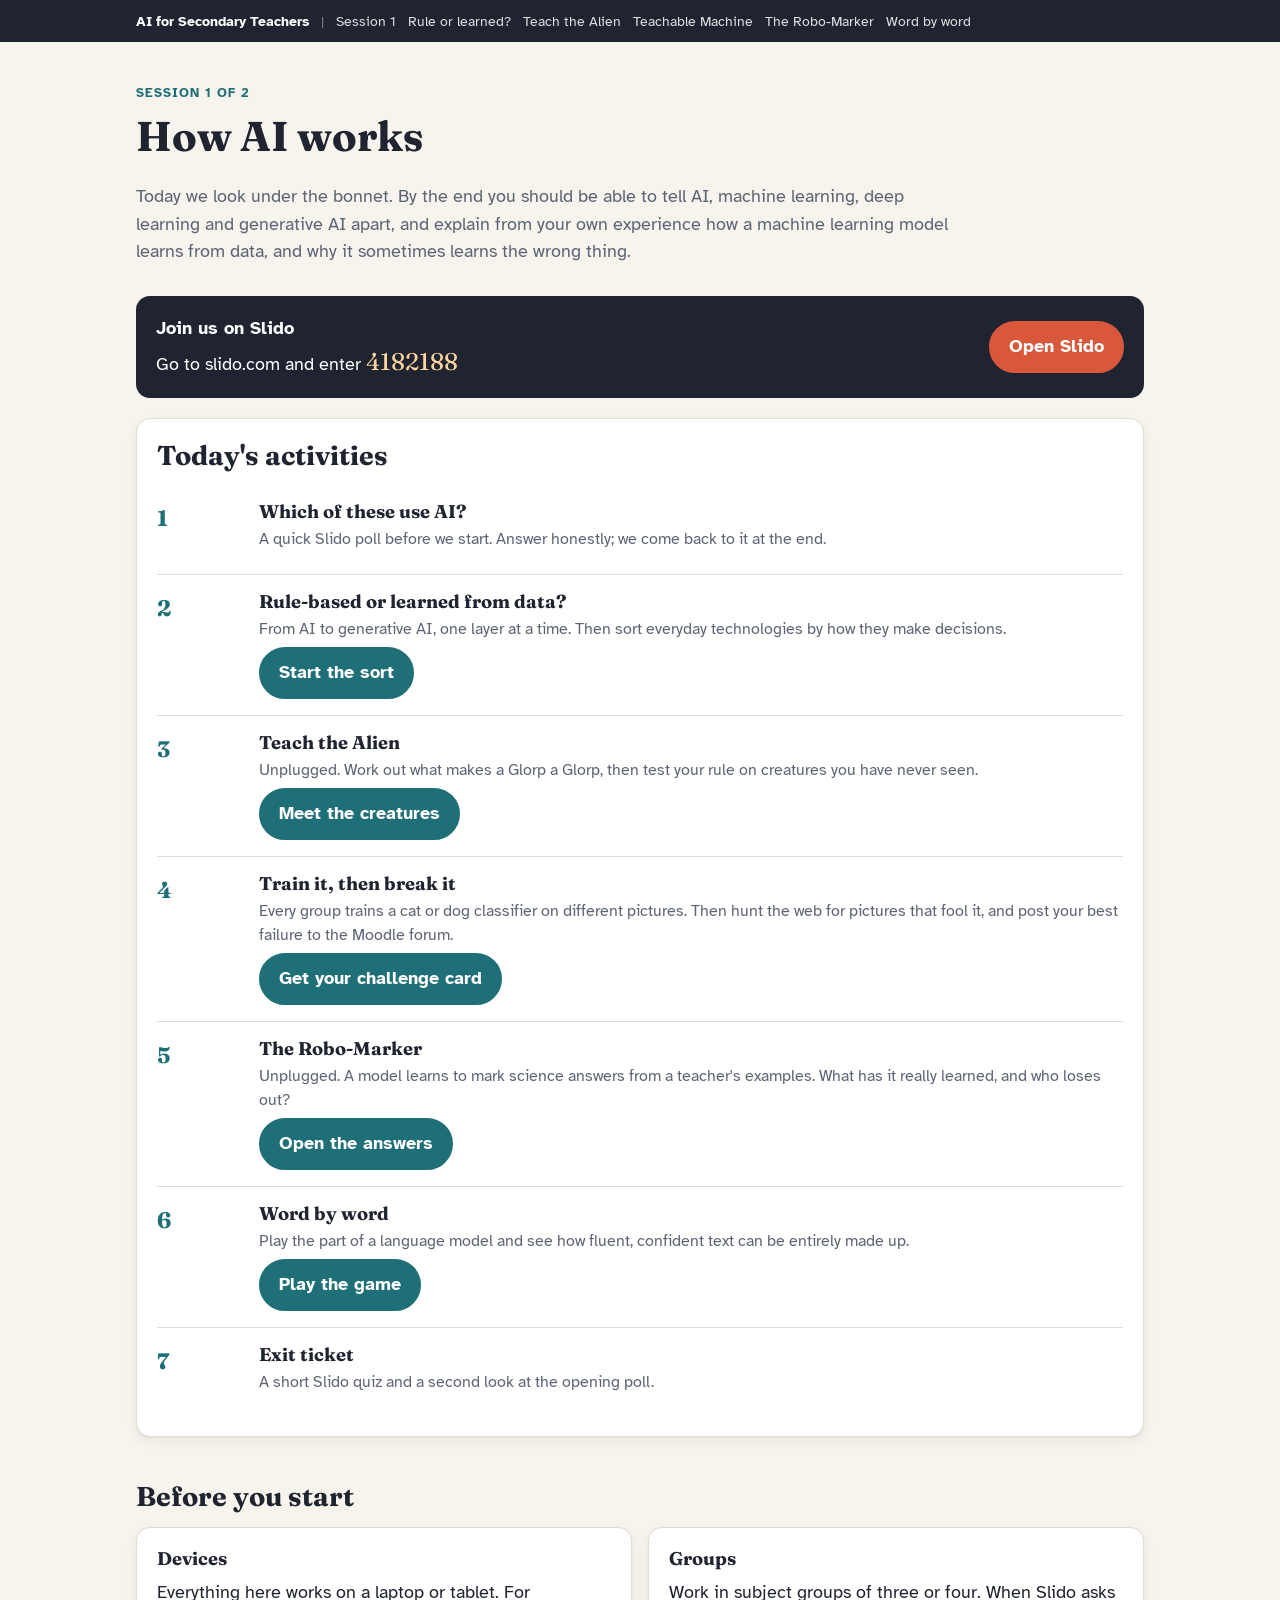
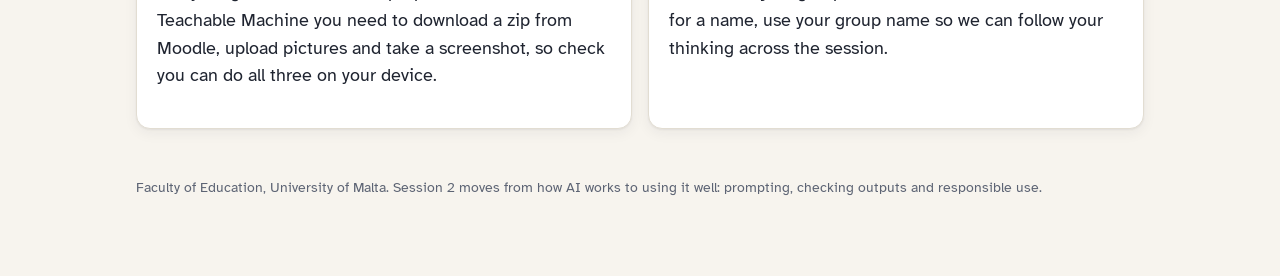
<file: index.html>
<!doctype html>
<html lang="en-GB">
<head>
<meta charset="utf-8">
<meta name="viewport" content="width=device-width, initial-scale=1">
<title>How AI Works: Session 1</title>
<link rel="stylesheet" href="assets/style.css">
<script src="assets/config.js"></script>
<style>
  .agenda .time { font-family: 'Fraunces', Georgia, serif; font-size: 1.4rem; color: var(--accent); }
  .slido { display: flex; flex-wrap: wrap; gap: 12px 20px; align-items: center; justify-content: space-between; background: var(--ink); color: #fff; border-radius: var(--radius); padding: 18px 20px; margin-bottom: 20px; }
  .slido strong { font-size: 1.15rem; }
  .slido .code { font-family: 'Fraunces', Georgia, serif; font-size: 1.5rem; color: #ffd59e; }
</style>
</head>
<body>
<div class="topbar"><div class="wrap">
  <strong>AI for Secondary Teachers</strong><span class="sep">|</span>
  <a href="index.html">Session 1</a>
  <a href="sort.html">Rule or learned?</a>
  <a href="alien.html">Teach the Alien</a>
  <a href="teachable.html">Teachable Machine</a>
  <a href="robo.html">The Robo-Marker</a>
  <a href="chain.html">Word by word</a>
</div></div>

<main class="wrap">
  <header class="hero">
    <span class="kicker">Session 1 of 2</span>
    <h1>How AI works</h1>
    <p class="lead">Today we look under the bonnet. By the end you should be able to tell AI, machine learning, deep learning and generative AI apart, and explain from your own experience how a machine learning model learns from data, and why it sometimes learns the wrong thing.</p>
  </header>

  <div class="slido">
    <div><strong>Join us on Slido</strong><br>Go to slido.com and enter <span class="code" data-slido-code></span></div>
    <a class="btn coral" data-form="slido" href="#">Open Slido</a>
  </div>

  <section class="card">
    <h2 style="margin-top:0">Today's activities</h2>
    <ol class="agenda">
      <li>
        <div class="time">1</div>
        <div class="what">
          <h3>Which of these use AI?</h3>
          <p>A quick Slido poll before we start. Answer honestly; we come back to it at the end.</p>
        </div>
      </li>
      <li>
        <div class="time">2</div>
        <div class="what">
          <h3>Rule-based or learned from data?</h3>
          <p>From AI to generative AI, one layer at a time. Then sort everyday technologies by how they make decisions.</p>
          <a class="btn" href="sort.html">Start the sort</a>
        </div>
      </li>
      <li>
        <div class="time">3</div>
        <div class="what">
          <h3>Teach the Alien</h3>
          <p>Unplugged. Work out what makes a Glorp a Glorp, then test your rule on creatures you have never seen.</p>
          <a class="btn" href="alien.html">Meet the creatures</a>
        </div>
      </li>
      <li>
        <div class="time">4</div>
        <div class="what">
          <h3>Train it, then break it</h3>
          <p>Every group trains a cat or dog classifier on different pictures. Then hunt the web for pictures that fool it, and post your best failure to the Moodle forum.</p>
          <a class="btn" href="teachable.html">Get your challenge card</a>
        </div>
      </li>
      <li>
        <div class="time">5</div>
        <div class="what">
          <h3>The Robo-Marker</h3>
          <p>Unplugged. A model learns to mark science answers from a teacher's examples. What has it really learned, and who loses out?</p>
          <a class="btn" href="robo.html">Open the answers</a>
        </div>
      </li>
      <li>
        <div class="time">6</div>
        <div class="what">
          <h3>Word by word</h3>
          <p>Play the part of a language model and see how fluent, confident text can be entirely made up.</p>
          <a class="btn" href="chain.html">Play the game</a>
        </div>
      </li>
      <li>
        <div class="time">7</div>
        <div class="what">
          <h3>Exit ticket</h3>
          <p>A short Slido quiz and a second look at the opening poll.</p>
        </div>
      </li>
    </ol>
  </section>

  <section>
    <h2>Before you start</h2>
    <div class="grid grid-2">
      <div class="card">
        <h3>Devices</h3>
        <p>Everything here works on a laptop or tablet. For Teachable Machine you need to download a zip from Moodle, upload pictures and take a screenshot, so check you can do all three on your device.</p>
      </div>
      <div class="card">
        <h3>Groups</h3>
        <p>Work in subject groups of three or four. When Slido asks for a name, use your group name so we can follow your thinking across the session.</p>
      </div>
    </div>
  </section>

  <p class="footer">Faculty of Education, University of Malta. Session 2 moves from how AI works to using it well: prompting, checking outputs and responsible use.</p>
</main>
</body>
</html>
</file>
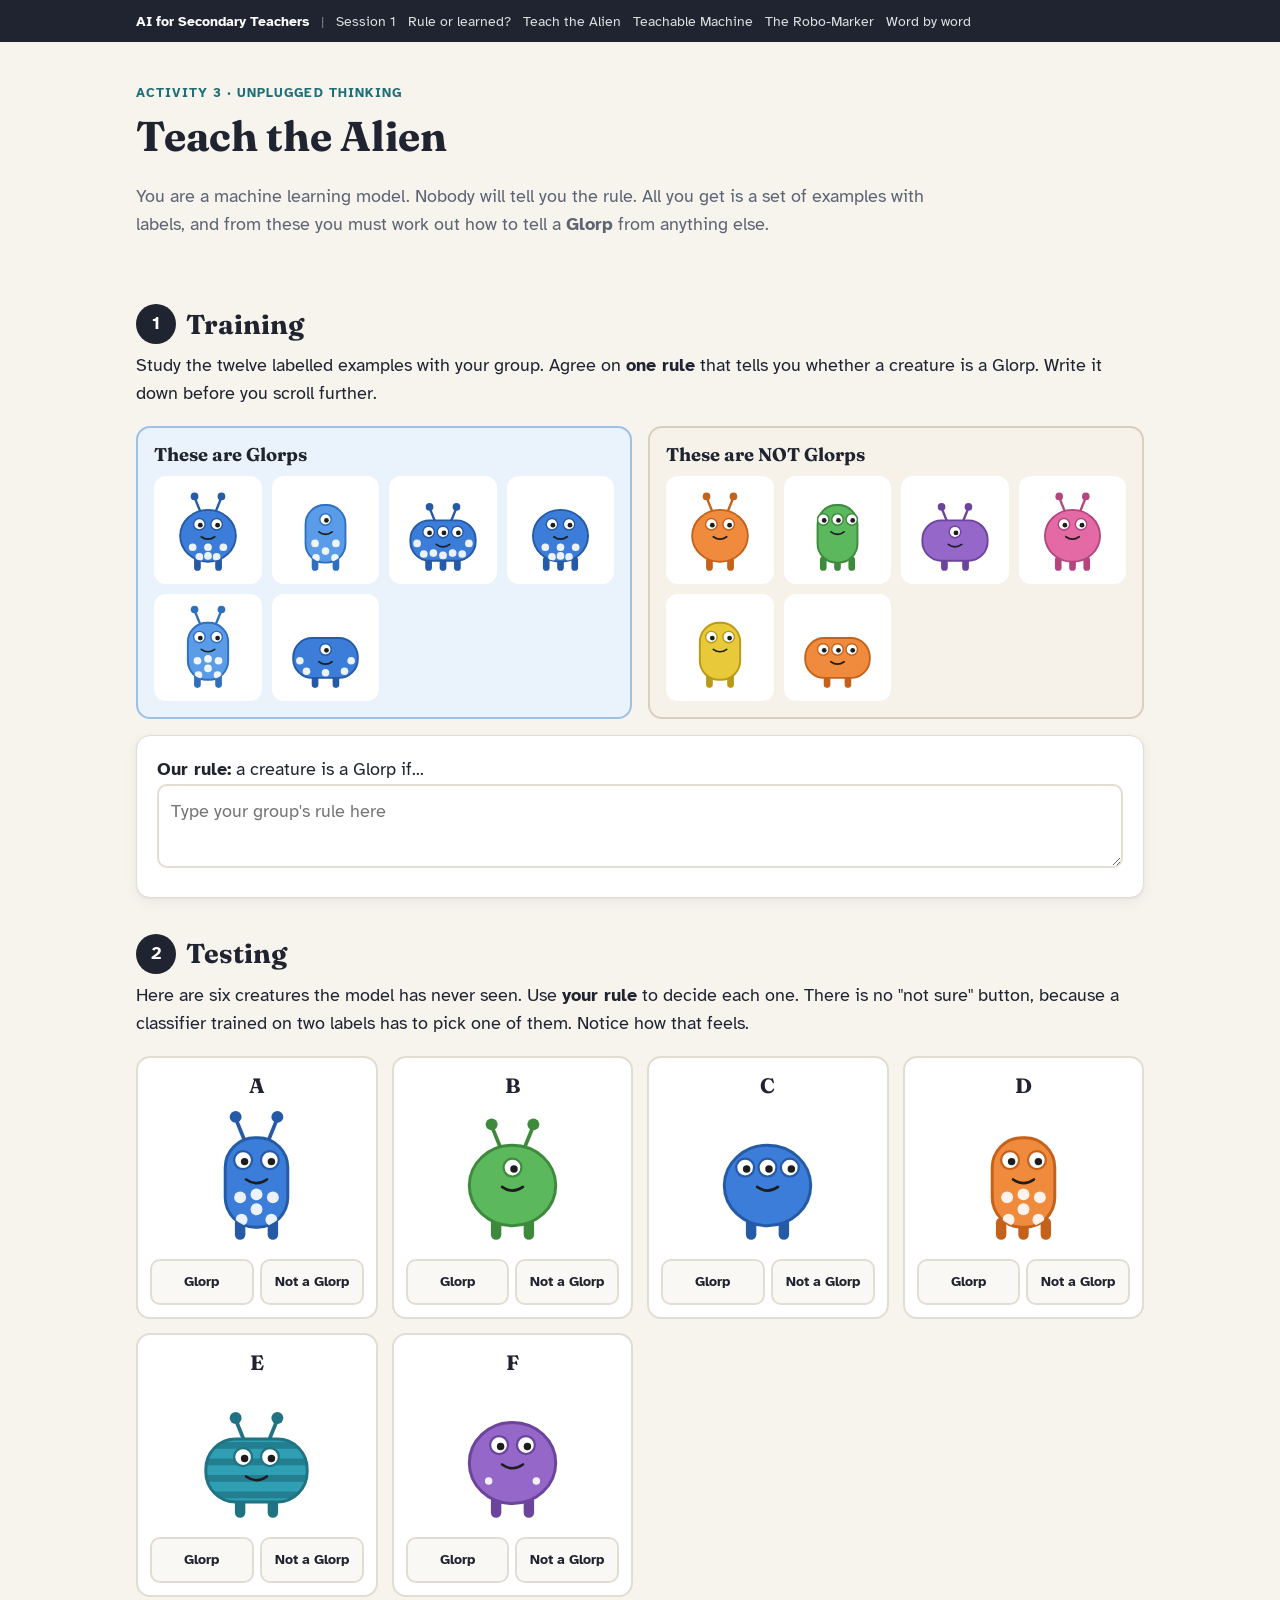
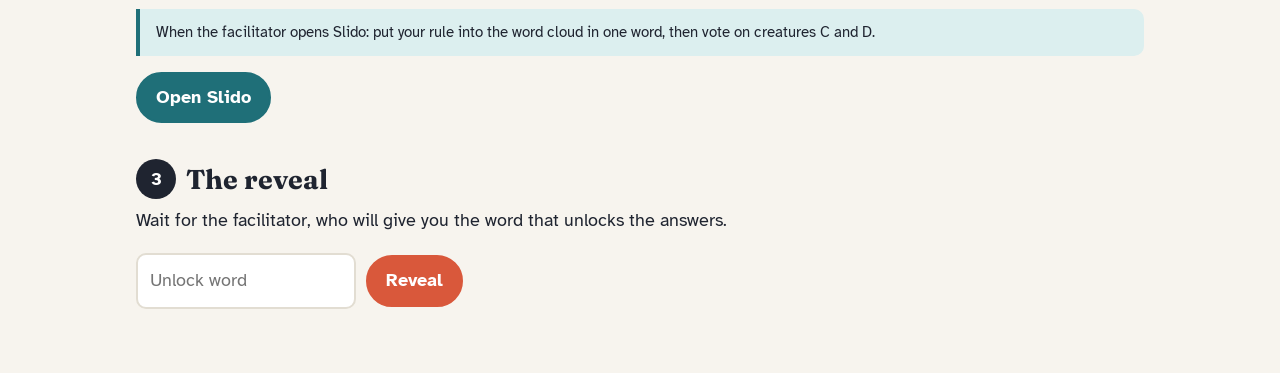
<file: alien.html>
<!doctype html>
<html lang="en-GB">
<head>
<meta charset="utf-8">
<meta name="viewport" content="width=device-width, initial-scale=1">
<title>Teach the Alien</title>
<link rel="stylesheet" href="assets/style.css">
<script src="assets/config.js"></script>
<style>
  .round { display: flex; align-items: center; gap: 10px; margin: 36px 0 8px; }
  .round .num {
    width: 40px; height: 40px; border-radius: 50%; display: grid; place-items: center;
    background: var(--ink); color: #fff; font-weight: 700; flex: none;
  }
  .round h2 { margin: 0; }
  .set { border-radius: var(--radius); padding: 16px; border: 2px solid; }
  .set.yes { background: #eaf3fb; border-color: #9cc0e6; }
  .set.no { background: #f6f2ea; border-color: #d9cfbd; }
  .set h3 { margin-bottom: 10px; }
  .creatures { display: grid; grid-template-columns: repeat(auto-fill, minmax(96px, 1fr)); gap: 10px; }
  .creatures img { width: 100%; height: auto; background: #fff; border-radius: 12px; padding: 6px; display: block; }
  .tests { display: grid; gap: 14px; grid-template-columns: repeat(auto-fill, minmax(200px, 1fr)); }
  .test { background: var(--card); border: 2px solid var(--line); border-radius: var(--radius); padding: 12px; text-align: center; }
  .test img { width: 70%; max-width: 160px; height: auto; display: block; margin: 0 auto 6px; }
  .test .letter { font-family: 'Fraunces', Georgia, serif; font-size: 1.3rem; font-weight: 700; }
  .tbtns { display: grid; grid-template-columns: 1fr 1fr; gap: 6px; margin-top: 8px; }
  .tbtns button {
    min-height: 46px; border-radius: 10px; border: 2px solid var(--line); background: #faf8f4;
    font: inherit; font-size: .88rem; font-weight: 700; cursor: pointer; touch-action: manipulation; color: var(--ink);
  }
  .tbtns button[aria-pressed="true"] { background: var(--accent); border-color: var(--accent); color: #fff; }
  .truth { display: none; margin-top: 10px; font-size: .9rem; text-align: left; border-radius: 10px; padding: 8px 10px; }
  .revealed .truth { display: block; }
  .test.match { border-color: var(--good); } .test.match .truth { background: var(--good-soft); }
  .test.miss { border-color: var(--bad); } .test.miss .truth { background: var(--bad-soft); }
  .test.none .truth { background: #f0ede6; }
  textarea, input[type=text] {
    width: 100%; font: inherit; padding: 12px; border-radius: 10px; border: 2px solid var(--line); background: #fff;
  }
  textarea { min-height: 80px; resize: vertical; }
  .unlock { display: flex; gap: 10px; flex-wrap: wrap; align-items: center; }
  .unlock input { max-width: 220px; }
  #debrief { display: none; }
  .revealed-page #debrief { display: block; }
  dl.terms { display: grid; grid-template-columns: max-content 1fr; gap: 8px 16px; margin: 0; }
  dl.terms dt { font-weight: 700; }
  dl.terms dd { margin: 0; }
  @media (max-width: 520px) { dl.terms { grid-template-columns: 1fr; } dl.terms dd { margin-bottom: 8px; } }
</style>
</head>
<body>
<div class="topbar"><div class="wrap">
  <strong>AI for Secondary Teachers</strong><span class="sep">|</span>
  <a href="index.html">Session 1</a>
  <a href="sort.html">Rule or learned?</a>
  <a href="alien.html">Teach the Alien</a>
  <a href="teachable.html">Teachable Machine</a>
  <a href="robo.html">The Robo-Marker</a>
  <a href="chain.html">Word by word</a>
</div></div>

<main class="wrap">
  <header class="hero">
    <span class="kicker">Activity 3 &middot; unplugged thinking</span>
    <h1>Teach the Alien</h1>
    <p class="lead">You are a machine learning model. Nobody will tell you the rule. All you get is a set of examples with labels, and from these you must work out how to tell a <strong>Glorp</strong> from anything else.</p>
  </header>

  <div class="round"><span class="num">1</span><h2>Training</h2></div>
  <p>Study the twelve labelled examples with your group. Agree on <strong>one rule</strong> that tells you whether a creature is a Glorp. Write it down before you scroll further.</p>

  <div class="grid grid-2">
    <div class="set yes">
      <h3>These are Glorps</h3>
      <div class="creatures">
        <img src="assets/creatures/g1.svg" alt="Glorp 1">
        <img src="assets/creatures/g2.svg" alt="Glorp 2">
        <img src="assets/creatures/g3.svg" alt="Glorp 3">
        <img src="assets/creatures/g4.svg" alt="Glorp 4">
        <img src="assets/creatures/g5.svg" alt="Glorp 5">
        <img src="assets/creatures/g6.svg" alt="Glorp 6">
      </div>
    </div>
    <div class="set no">
      <h3>These are NOT Glorps</h3>
      <div class="creatures">
        <img src="assets/creatures/n1.svg" alt="Not a Glorp 1">
        <img src="assets/creatures/n2.svg" alt="Not a Glorp 2">
        <img src="assets/creatures/n3.svg" alt="Not a Glorp 3">
        <img src="assets/creatures/n4.svg" alt="Not a Glorp 4">
        <img src="assets/creatures/n5.svg" alt="Not a Glorp 5">
        <img src="assets/creatures/n6.svg" alt="Not a Glorp 6">
      </div>
    </div>
  </div>

  <div class="card" style="margin-top:16px">
    <label for="rule"><strong>Our rule:</strong> a creature is a Glorp if...</label>
    <textarea id="rule" placeholder="Type your group's rule here"></textarea>
  </div>

  <div class="round"><span class="num">2</span><h2>Testing</h2></div>
  <p>Here are six creatures the model has never seen. Use <strong>your rule</strong> to decide each one. There is no "not sure" button, because a classifier trained on two labels has to pick one of them. Notice how that feels.</p>

  <div class="tests" id="tests"></div>

  <p class="note teal" style="margin-top:12px">When the facilitator opens Slido: put your rule into the word cloud in one word, then vote on creatures C and D.</p>
  <div class="btn-row"><a class="btn" data-form="slido" href="#">Open Slido</a></div>

  <div class="round"><span class="num">3</span><h2>The reveal</h2></div>
  <p>Wait for the facilitator, who will give you the word that unlocks the answers.</p>
  <div class="unlock no-print">
    <input type="text" id="word" placeholder="Unlock word" autocomplete="off" autocapitalize="characters" aria-label="Unlock word">
    <button class="btn coral" id="unlock" type="button">Reveal</button>
    <span id="msg" aria-live="polite"></span>
  </div>

  <section id="debrief" class="stack" style="margin-top:20px">
    <div class="card">
      <h3>The real rule</h3>
      <p><strong>A Glorp is any creature with spots.</strong> Colour, shape, number of eyes, antennae and legs have nothing to do with it.</p>
      <p>The trouble is that every Glorp in the training set also happened to be blue, and none of the other creatures were. Colour was a perfect predictor in the training data, and it is much easier to see than spots. Many groups learn "blue means Glorp", which works on every training example and fails on creatures C and D.</p>
    </div>
    <div class="card">
      <h3>What just happened, in machine learning terms</h3>
      <dl class="terms">
        <dt>Training data</dt><dd>The twelve examples you studied.</dd>
        <dt>Labels</dt><dd>"Glorp" and "not a Glorp". Someone had to decide these, and the model trusts them completely.</dd>
        <dt>Features</dt><dd>The things you could look at: colour, spots, shape, eyes, antennae, legs.</dd>
        <dt>Prediction</dt><dd>Your answer for each test creature.</dd>
        <dt>Shortcut learning</dt><dd>Picking up a feature that happens to go with the label in the training data (blue) instead of the one that really matters (spots).</dd>
        <dt>Out of distribution</dt><dd>Creature E has stripes, which never appeared in training. The model still has to answer, and it will often answer confidently.</dd>
      </dl>
    </div>
    <div class="card">
      <h3>This happens with real systems</h3>
      <p>In a well-known 2016 study, researchers trained an image classifier to tell huskies from wolves using photos in which the wolves mostly stood in snow. The model learned to detect snow. Medical models have done the same: chest X-ray classifiers picked up which hospital an image came from, and skin cancer classifiers reacted to rulers and pen marks that doctors had added to photos of suspicious moles.</p>
      <p>Now think about a system trained mostly on one group of pupils, one accent or one kind of school. What will it have learned that has nothing to do with the task?</p>
    </div>
    <div class="card">
      <h3>Talk about it</h3>
      <ul>
        <li>What would you need to add to the training set so that colour stops being a useful shortcut?</li>
        <li>Creature F has only two small spots. Should it count? Who decides, and what happens to the model if the people labelling disagree?</li>
        <li>Where might a shortcut like this show up in something your pupils use?</li>
      </ul>
    </div>
  </section>
</main>

<script>
var TESTS = [
  { id: "t1", L: "A", truth: "glorp", why: "Blue and spotted. Both rules agree, so this one is easy." },
  { id: "t2", L: "B", truth: "not",   why: "Green, no spots. Both rules agree again." },
  { id: "t3", L: "C", truth: "not",   why: "Blue, but no spots. The colour shortcut gets this wrong." },
  { id: "t4", L: "D", truth: "glorp", why: "Orange with spots. A Glorp, even though no orange Glorp appeared in training." },
  { id: "t5", L: "E", truth: "not",   why: "Stripes, no spots. Stripes never appeared in training, so any rule is a guess. The alien biologists call this a Zundle." },
  { id: "t6", L: "F", truth: "glorp", why: "Only two small spots, and purple. Spots, so a Glorp, but a borderline case that groups often argue about." }
];
var picks = {};
var wrap = document.getElementById("tests");
TESTS.forEach(function (t) {
  var d = document.createElement("div");
  d.className = "test"; d.id = "c" + t.id;
  d.innerHTML = '<div class="letter">' + t.L + '</div>' +
    '<img src="assets/creatures/' + t.id + '.svg" alt="Test creature ' + t.L + '">' +
    '<div class="tbtns" role="group" aria-label="Creature ' + t.L + '">' +
      '<button type="button" data-id="' + t.id + '" data-v="glorp" aria-pressed="false">Glorp</button>' +
      '<button type="button" data-id="' + t.id + '" data-v="not" aria-pressed="false">Not a Glorp</button>' +
    '</div><div class="truth"></div>';
  wrap.appendChild(d);
});
wrap.addEventListener("click", function (e) {
  var b = e.target.closest("button[data-v]"); if (!b) return;
  picks[b.dataset.id] = b.dataset.v;
  b.parentNode.querySelectorAll("button").forEach(function (x) { x.setAttribute("aria-pressed", x === b ? "true" : "false"); });
});

function reveal() {
  document.body.classList.add("revealed-page");
  TESTS.forEach(function (t) {
    var c = document.getElementById("c" + t.id);
    var mine = picks[t.id];
    c.classList.add("revealed");
    c.classList.remove("match", "miss", "none");
    c.classList.add(!mine ? "none" : (mine === t.truth ? "match" : "miss"));
    c.querySelector(".truth").innerHTML = "<strong>" + (t.truth === "glorp" ? "Glorp." : "Not a Glorp.") + "</strong> " + t.why;
  });
}
document.getElementById("unlock").addEventListener("click", function () {
  var want = ((window.SESSION_CONFIG || {}).revealWord || "GOZO").trim().toUpperCase();
  var got = document.getElementById("word").value.trim().toUpperCase();
  var msg = document.getElementById("msg");
  if (got === want) { msg.textContent = ""; reveal(); document.getElementById("debrief").scrollIntoView({ behavior: "smooth" }); }
  else { msg.textContent = "Not quite. Ask the facilitator."; }
});
document.getElementById("word").addEventListener("keydown", function (e) { if (e.key === "Enter") document.getElementById("unlock").click(); });
</script>
</body>
</html>
</file>
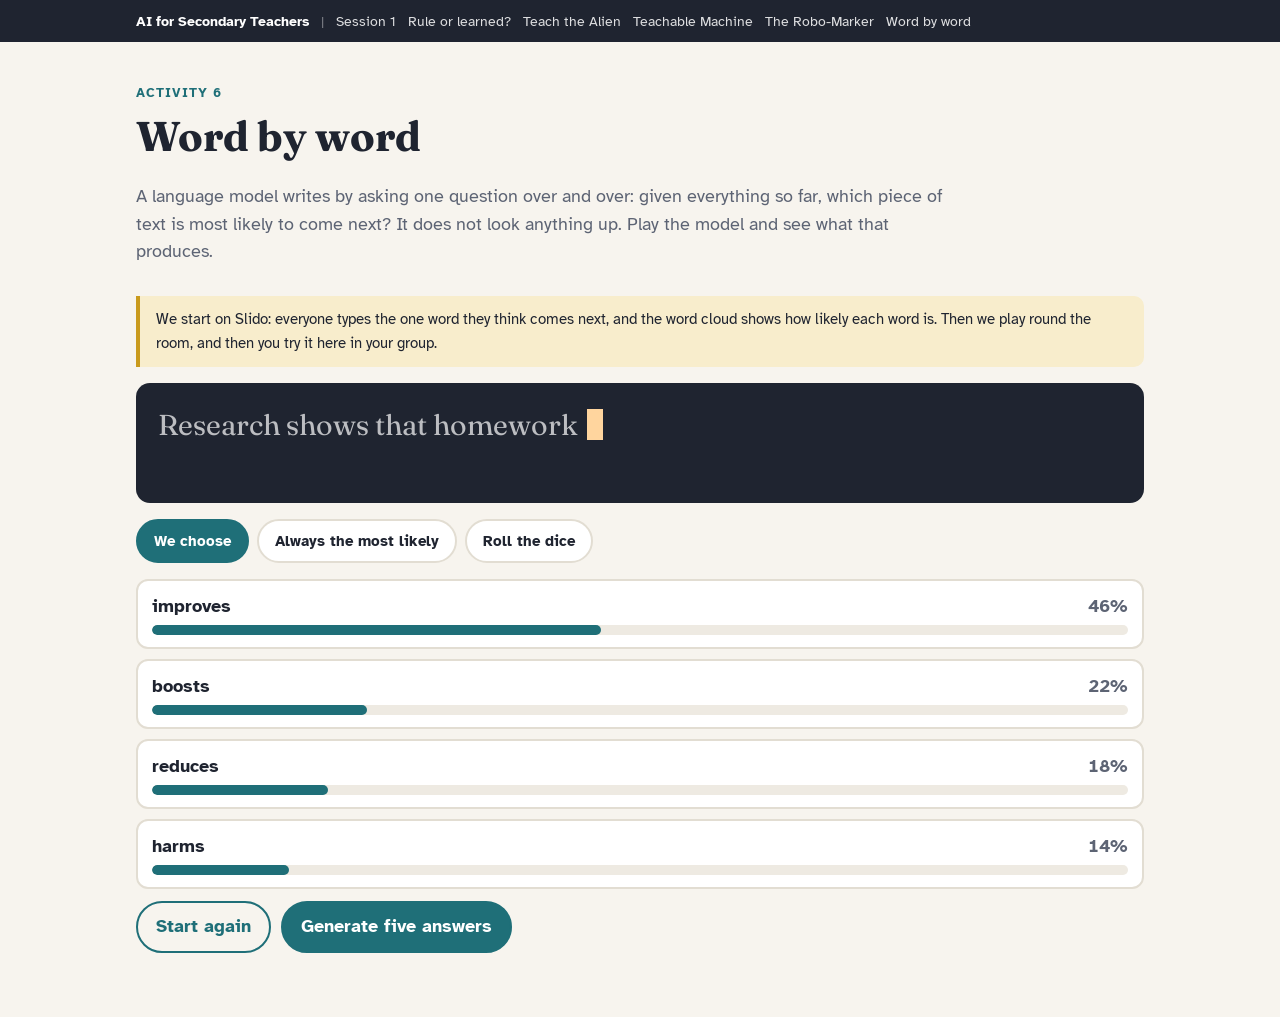
<file: chain.html>
<!doctype html>
<html lang="en-GB">
<head>
<meta charset="utf-8">
<meta name="viewport" content="width=device-width, initial-scale=1">
<title>Word by Word</title>
<link rel="stylesheet" href="assets/style.css">
<script src="assets/config.js"></script>
<style>
  .sentence {
    font-family: 'Fraunces', Georgia, serif; font-size: clamp(1.3rem, 3.2vw, 1.8rem); line-height: 1.4;
    background: var(--ink); color: #fff; border-radius: var(--radius); padding: 22px 22px; min-height: 120px;
  }
  .sentence .prompt { opacity: .7; }
  .sentence .gen { color: #ffd59e; }
  .sentence .cursor { display: inline-block; width: .55em; height: 1.05em; vertical-align: -.15em; background: #ffd59e; margin-left: 3px; animation: blink 1s steps(1) infinite; }
  @keyframes blink { 50% { opacity: 0; } }
  .modes { display: flex; flex-wrap: wrap; gap: 8px; margin: 16px 0; }
  .modes button {
    min-height: 44px; padding: 6px 16px; border-radius: 999px; border: 2px solid var(--line); background: #fff;
    font: inherit; font-weight: 700; font-size: .92rem; cursor: pointer; color: var(--ink);
  }
  .modes button[aria-pressed="true"] { background: var(--accent); border-color: var(--accent); color: #fff; }
  .options { display: grid; gap: 10px; }
  .opt {
    display: grid; grid-template-columns: 1fr auto; gap: 4px 12px; align-items: center; text-align: left;
    background: #fff; border: 2px solid var(--line); border-radius: 12px; padding: 12px 14px;
    font: inherit; color: var(--ink); cursor: pointer; touch-action: manipulation; width: 100%;
  }
  .opt:hover { border-color: var(--accent); }
  .opt .w { font-weight: 700; }
  .opt .pct { font-variant-numeric: tabular-nums; color: var(--muted); font-weight: 700; }
  .opt .bar { grid-column: 1 / -1; height: 10px; border-radius: 6px; background: #eeeae2; overflow: hidden; }
  .opt .bar span { display: block; height: 100%; background: var(--accent); border-radius: 6px; }
  .opt.chosen { border-color: var(--coral); background: var(--coral-soft); }
  .opt.chosen .bar span { background: var(--coral); }
  .opt[disabled] { cursor: default; }
  .history { list-style: none; padding: 0; margin: 0; }
  .history li { padding: 10px 0; border-top: 1px solid var(--line); font-size: .98rem; }
  .history li:first-child { border-top: 0; }
  #after { display: none; }
  .done #after { display: block; }
</style>
</head>
<body>
<div class="topbar"><div class="wrap">
  <strong>AI for Secondary Teachers</strong><span class="sep">|</span>
  <a href="index.html">Session 1</a>
  <a href="sort.html">Rule or learned?</a>
  <a href="alien.html">Teach the Alien</a>
  <a href="teachable.html">Teachable Machine</a>
  <a href="robo.html">The Robo-Marker</a>
  <a href="chain.html">Word by word</a>
</div></div>

<main class="wrap">
  <header class="hero">
    <span class="kicker">Activity 6</span>
    <h1>Word by word</h1>
    <p class="lead">A language model writes by asking one question over and over: given everything so far, which piece of text is most likely to come next? It does not look anything up. Play the model and see what that produces.</p>
  </header>

  <p class="note" style="margin-bottom:16px">We start on Slido: everyone types the one word they think comes next, and the word cloud shows how likely each word is. Then we play round the room, and then you try it here in your group.</p>

  <div class="sentence" id="sentence" aria-live="polite"></div>

  <div class="modes no-print" role="group" aria-label="How to choose the next words" id="modes">
    <button type="button" data-m="choose" aria-pressed="true">We choose</button>
    <button type="button" data-m="greedy" aria-pressed="false">Always the most likely</button>
    <button type="button" data-m="dice" aria-pressed="false">Roll the dice</button>
  </div>

  <div class="options" id="options"></div>

  <div class="btn-row no-print">
    <button class="btn ghost" type="button" id="restart">Start again</button>
    <button class="btn" type="button" id="five">Generate five answers</button>
  </div>

  <section class="card" style="margin-top:20px" id="runs-card" hidden>
    <h3>Five runs, rolling the dice each time</h3>
    <ul class="history" id="runs"></ul>
  </section>

  <section id="after" class="stack" style="margin-top:20px">
    <div class="card">
      <h3>Is it true?</h3>
      <p>Read your sentence back. It is fluent, specific and sounds like a fact you could put in a lesson or a report. <strong>The game has no idea whether any such study, report or figure exists.</strong> It only knew which words tend to follow which. Every percentage and source in it was chosen because it sounded likely.</p>
      <p>Real language models work with far more context and far better probabilities, so their output is usually much more accurate than this. The mechanism is the same, though, and so is the risk: when the likely-sounding answer and the true answer differ, the model has no built-in way of noticing. This is what people mean by a <em>hallucination</em>, and invented references are one of the most common kinds.</p>
    </div>
    <div class="card">
      <h3>Talk about it</h3>
      <ul>
        <li>Why did "Always the most likely" give the same sentence every time, while "Roll the dice" did not? Which is more useful for writing a worksheet, and which for checking a fact?</li>
        <li>Most AI-written essays sound smooth and a little generic. How does this game explain that?</li>
        <li>A pupil hands in work citing "a 2019 University of Malta study". What would you do?</li>
      </ul>
      <p style="margin:0">In Session 2 we go hunting for errors like these in real AI output.</p>
    </div>
  </section>
</main>

<script>
var PROMPT = "Research shows that homework";
var POS = ["improves", "boosts"];
var STEPS = [
  function () { return [["improves", 46], ["boosts", 22], ["reduces", 18], ["harms", 14]]; },
  function (prev) {
    return POS.indexOf(prev[0]) > -1
      ? [["exam results", 45], ["reading skills", 25], ["motivation", 20], ["sleep", 10]]
      : [["sleep", 40], ["motivation", 30], ["exam results", 20], ["reading skills", 10]];
  },
  function () { return [["by about 23%", 38], ["by up to 40%", 27], ["in most secondary schools", 20], ["for pupils aged 11 to 16", 15]]; },
  function () { return [["according to a 2019 University of Malta study.", 34], ["according to a recent OECD report.", 28], ["according to researchers at Oxford.", 22], ["according to leading experts.", 16]]; }
];
var chosen = [], mode = "choose", run = 0;
var sentence = document.getElementById("sentence"), options = document.getElementById("options");

function text(list) { return list.join(" "); }
function weighted(opts) {
  var total = opts.reduce(function (s, o) { return s + o[1]; }, 0), r = Math.random() * total;
  for (var i = 0; i < opts.length; i++) { r -= opts[i][1]; if (r <= 0) return opts[i][0]; }
  return opts[opts.length - 1][0];
}
function pick(opts) { return mode === "greedy" ? opts[0][0] : weighted(opts); }

function draw() {
  var finished = chosen.length === STEPS.length;
  sentence.innerHTML = '<span class="prompt">' + PROMPT + '</span> <span class="gen">' + text(chosen) + '</span>' + (finished ? '' : '<span class="cursor"></span>');
  options.innerHTML = "";
  document.body.classList.toggle("done", finished);
  if (finished) return;
  var opts = STEPS[chosen.length](chosen);
  opts.forEach(function (o) {
    var b = document.createElement("button");
    b.type = "button"; b.className = "opt";
    b.innerHTML = '<span class="w">' + o[0] + '</span><span class="pct">' + o[1] + '%</span><span class="bar"><span style="width:' + o[1] + '%"></span></span>';
    b.setAttribute("aria-label", o[0] + ", " + o[1] + " percent likely");
    if (mode !== "choose") b.disabled = true;
    b.addEventListener("click", function () { if (mode === "choose") { choose(o[0]); } });
    options.appendChild(b);
  });
  if (mode !== "choose") {
    var next = pick(opts), mine = run;
    setTimeout(function () {
      if (mine !== run) return;
      options.querySelectorAll(".opt").forEach(function (x) { if (x.querySelector(".w").textContent === next) x.classList.add("chosen"); });
      setTimeout(function () { if (mine === run) choose(next); }, 900);
    }, 700);
  }
}
function choose(w) { chosen.push(w); draw(); }

document.getElementById("modes").addEventListener("click", function (e) {
  var b = e.target.closest("button[data-m]"); if (!b) return;
  mode = b.dataset.m;
  this.querySelectorAll("button").forEach(function (x) { x.setAttribute("aria-pressed", x === b ? "true" : "false"); });
  run++; chosen = []; draw();
});
document.getElementById("restart").addEventListener("click", function () { run++; chosen = []; document.getElementById("runs-card").hidden = true; draw(); });
document.getElementById("five").addEventListener("click", function () {
  var ul = document.getElementById("runs"); ul.innerHTML = "";
  for (var r = 0; r < 5; r++) {
    var c = [];
    for (var s = 0; s < STEPS.length; s++) c.push(weighted(STEPS[s](c)));
    var li = document.createElement("li"); li.textContent = PROMPT + " " + text(c); ul.appendChild(li);
  }
  document.getElementById("runs-card").hidden = false;
  document.body.classList.add("done");
  document.getElementById("runs-card").scrollIntoView({ behavior: "smooth", block: "nearest" });
});
draw();
</script>
</body>
</html>
</file>
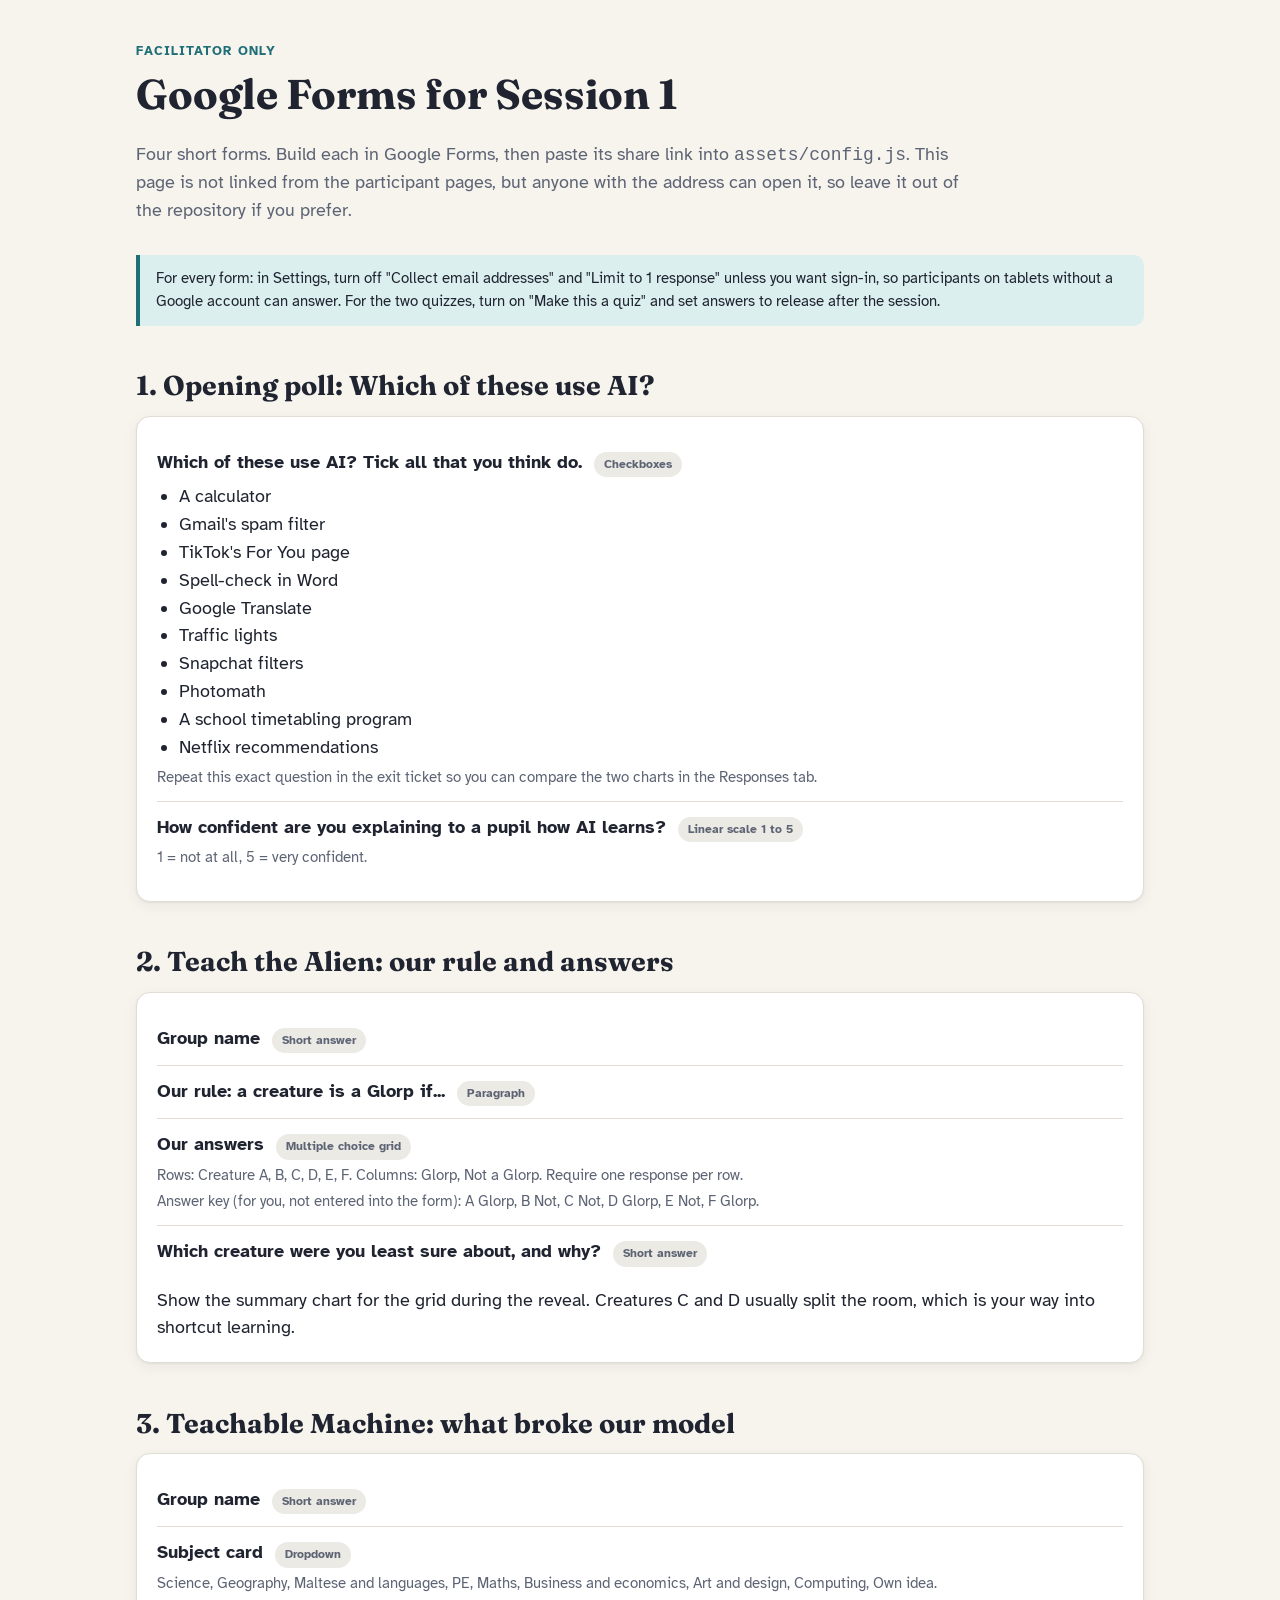
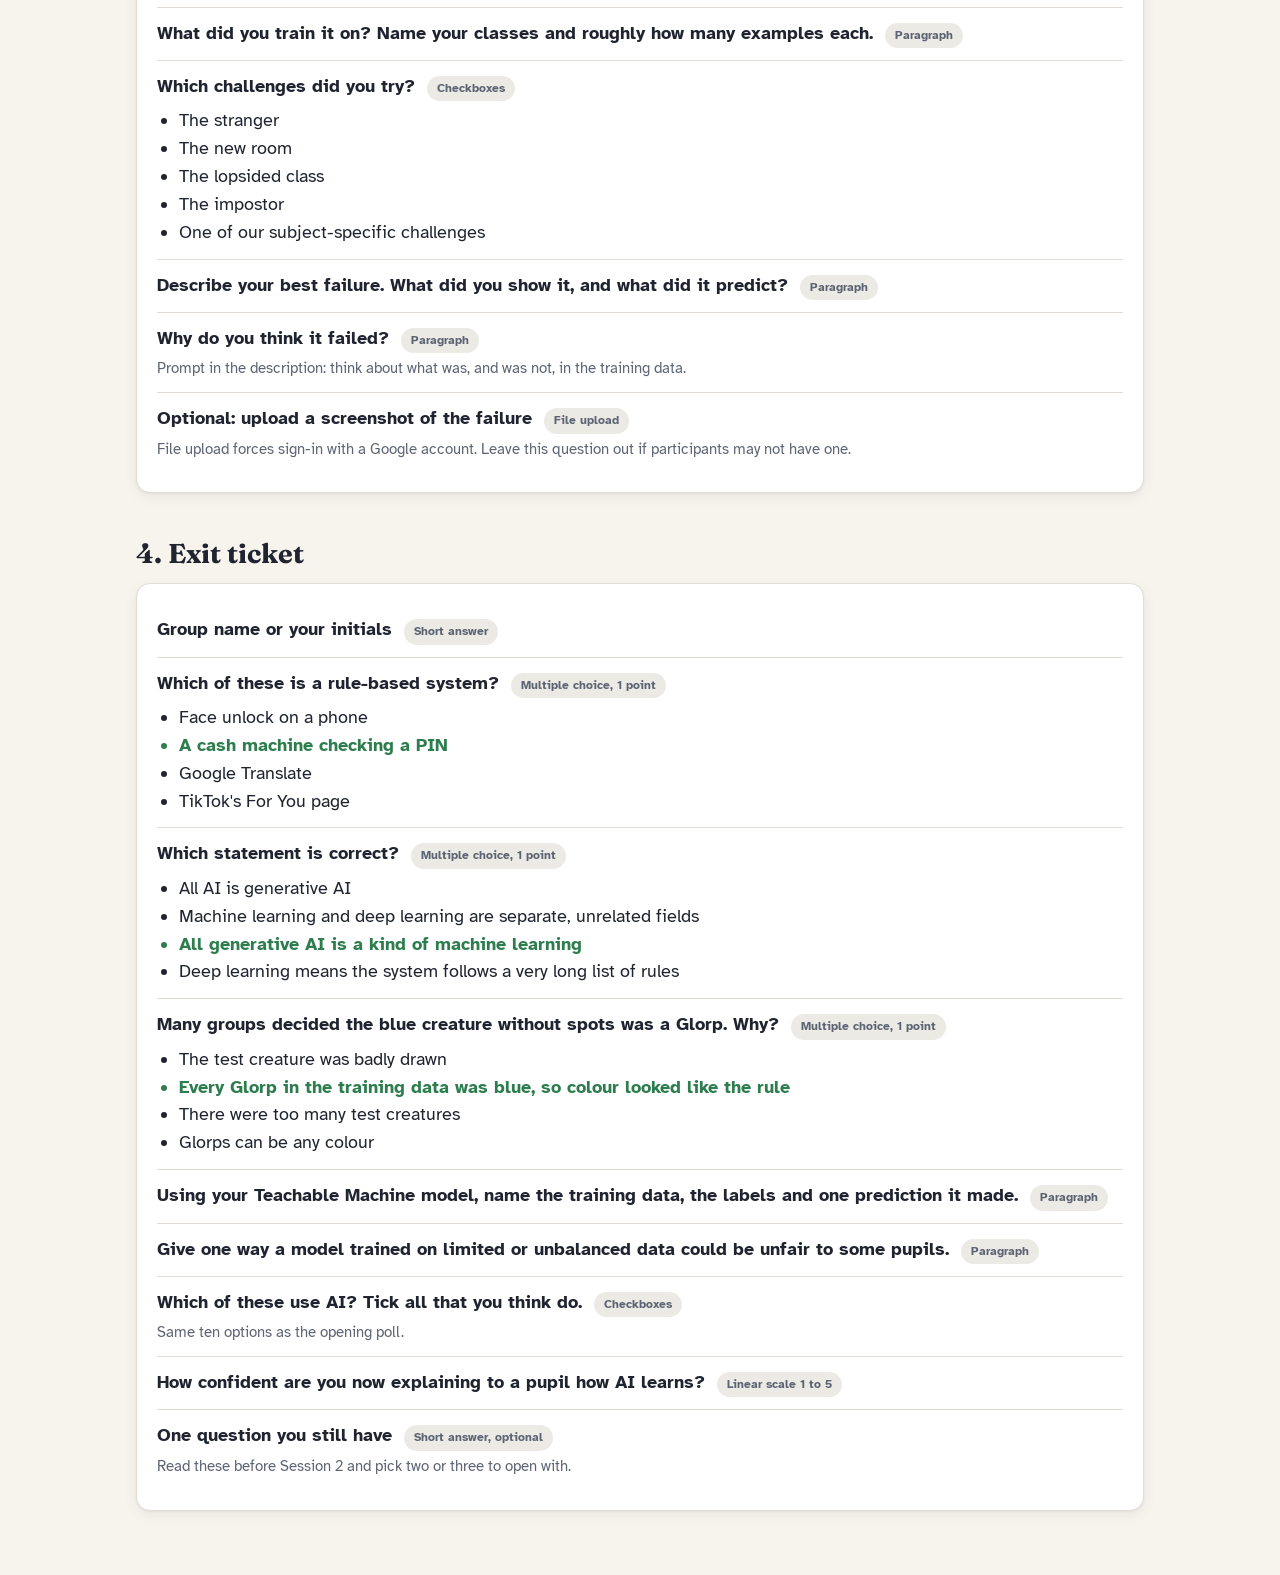
<file: forms-setup.html>
<!doctype html>
<html lang="en-GB">
<head>
<meta charset="utf-8">
<meta name="viewport" content="width=device-width, initial-scale=1">
<meta name="robots" content="noindex">
<title>Forms Setup</title>
<link rel="stylesheet" href="assets/style.css">
<style>
  .q { border-top: 1px solid var(--line); padding: 12px 0; }
  .q:first-of-type { border-top: 0; }
  .q .qt { font-weight: 700; }
  .q .type { margin-left: 6px; }
  .q ul { margin: 6px 0 0; padding-left: 22px; }
  .q .key { color: var(--good); font-weight: 700; }
  .q .hint { color: var(--muted); font-size: .92rem; margin-top: 4px; }
</style>
</head>
<body>
<main class="wrap">
  <header class="hero">
    <span class="kicker">Facilitator only</span>
    <h1>Google Forms for Session 1</h1>
    <p class="lead">Four short forms. Build each in Google Forms, then paste its share link into <code>assets/config.js</code>. This page is not linked from the participant pages, but anyone with the address can open it, so leave it out of the repository if you prefer.</p>
  </header>

  <div class="note teal">For every form: in Settings, turn off "Collect email addresses" and "Limit to 1 response" unless you want sign-in, so participants on tablets without a Google account can answer. For the two quizzes, turn on "Make this a quiz" and set answers to release after the session.</div>

  <h2>1. Opening poll: Which of these use AI?</h2>
  <div class="card">
    <div class="q"><div class="qt">Which of these use AI? Tick all that you think do. <span class="pill grey type">Checkboxes</span></div>
      <ul><li>A calculator</li><li>Gmail's spam filter</li><li>TikTok's For You page</li><li>Spell-check in Word</li><li>Google Translate</li><li>Traffic lights</li><li>Snapchat filters</li><li>Photomath</li><li>A school timetabling program</li><li>Netflix recommendations</li></ul>
      <div class="hint">Repeat this exact question in the exit ticket so you can compare the two charts in the Responses tab.</div></div>
    <div class="q"><div class="qt">How confident are you explaining to a pupil how AI learns? <span class="pill grey type">Linear scale 1 to 5</span></div>
      <div class="hint">1 = not at all, 5 = very confident.</div></div>
  </div>

  <h2>2. Teach the Alien: our rule and answers</h2>
  <div class="card">
    <div class="q"><div class="qt">Group name <span class="pill grey type">Short answer</span></div></div>
    <div class="q"><div class="qt">Our rule: a creature is a Glorp if... <span class="pill grey type">Paragraph</span></div></div>
    <div class="q"><div class="qt">Our answers <span class="pill grey type">Multiple choice grid</span></div>
      <div class="hint">Rows: Creature A, B, C, D, E, F. Columns: Glorp, Not a Glorp. Require one response per row.</div>
      <div class="hint">Answer key (for you, not entered into the form): A Glorp, B Not, C Not, D Glorp, E Not, F Glorp.</div></div>
    <div class="q"><div class="qt">Which creature were you least sure about, and why? <span class="pill grey type">Short answer</span></div></div>
    <p class="hint" style="margin:8px 0 0">Show the summary chart for the grid during the reveal. Creatures C and D usually split the room, which is your way into shortcut learning.</p>
  </div>

  <h2>3. Teachable Machine: what broke our model</h2>
  <div class="card">
    <div class="q"><div class="qt">Group name <span class="pill grey type">Short answer</span></div></div>
    <div class="q"><div class="qt">Subject card <span class="pill grey type">Dropdown</span></div>
      <div class="hint">Science, Geography, Maltese and languages, PE, Maths, Business and economics, Art and design, Computing, Own idea.</div></div>
    <div class="q"><div class="qt">What did you train it on? Name your classes and roughly how many examples each. <span class="pill grey type">Paragraph</span></div></div>
    <div class="q"><div class="qt">Which challenges did you try? <span class="pill grey type">Checkboxes</span></div>
      <ul><li>The stranger</li><li>The new room</li><li>The lopsided class</li><li>The impostor</li><li>One of our subject-specific challenges</li></ul></div>
    <div class="q"><div class="qt">Describe your best failure. What did you show it, and what did it predict? <span class="pill grey type">Paragraph</span></div></div>
    <div class="q"><div class="qt">Why do you think it failed? <span class="pill grey type">Paragraph</span></div>
      <div class="hint">Prompt in the description: think about what was, and was not, in the training data.</div></div>
    <div class="q"><div class="qt">Optional: upload a screenshot of the failure <span class="pill grey type">File upload</span></div>
      <div class="hint">File upload forces sign-in with a Google account. Leave this question out if participants may not have one.</div></div>
  </div>

  <h2>4. Exit ticket</h2>
  <div class="card">
    <div class="q"><div class="qt">Group name or your initials <span class="pill grey type">Short answer</span></div></div>
    <div class="q"><div class="qt">Which of these is a rule-based system? <span class="pill grey type">Multiple choice, 1 point</span></div>
      <ul><li>Face unlock on a phone</li><li class="key">A cash machine checking a PIN</li><li>Google Translate</li><li>TikTok's For You page</li></ul></div>
    <div class="q"><div class="qt">Which statement is correct? <span class="pill grey type">Multiple choice, 1 point</span></div>
      <ul><li>All AI is generative AI</li><li>Machine learning and deep learning are separate, unrelated fields</li><li class="key">All generative AI is a kind of machine learning</li><li>Deep learning means the system follows a very long list of rules</li></ul></div>
    <div class="q"><div class="qt">Many groups decided the blue creature without spots was a Glorp. Why? <span class="pill grey type">Multiple choice, 1 point</span></div>
      <ul><li>The test creature was badly drawn</li><li class="key">Every Glorp in the training data was blue, so colour looked like the rule</li><li>There were too many test creatures</li><li>Glorps can be any colour</li></ul></div>
    <div class="q"><div class="qt">Using your Teachable Machine model, name the training data, the labels and one prediction it made. <span class="pill grey type">Paragraph</span></div></div>
    <div class="q"><div class="qt">Give one way a model trained on limited or unbalanced data could be unfair to some pupils. <span class="pill grey type">Paragraph</span></div></div>
    <div class="q"><div class="qt">Which of these use AI? Tick all that you think do. <span class="pill grey type">Checkboxes</span></div>
      <div class="hint">Same ten options as the opening poll.</div></div>
    <div class="q"><div class="qt">How confident are you now explaining to a pupil how AI learns? <span class="pill grey type">Linear scale 1 to 5</span></div></div>
    <div class="q"><div class="qt">One question you still have <span class="pill grey type">Short answer, optional</span></div>
      <div class="hint">Read these before Session 2 and pick two or three to open with.</div></div>
  </div>
</main>
</body>
</html>
</file>
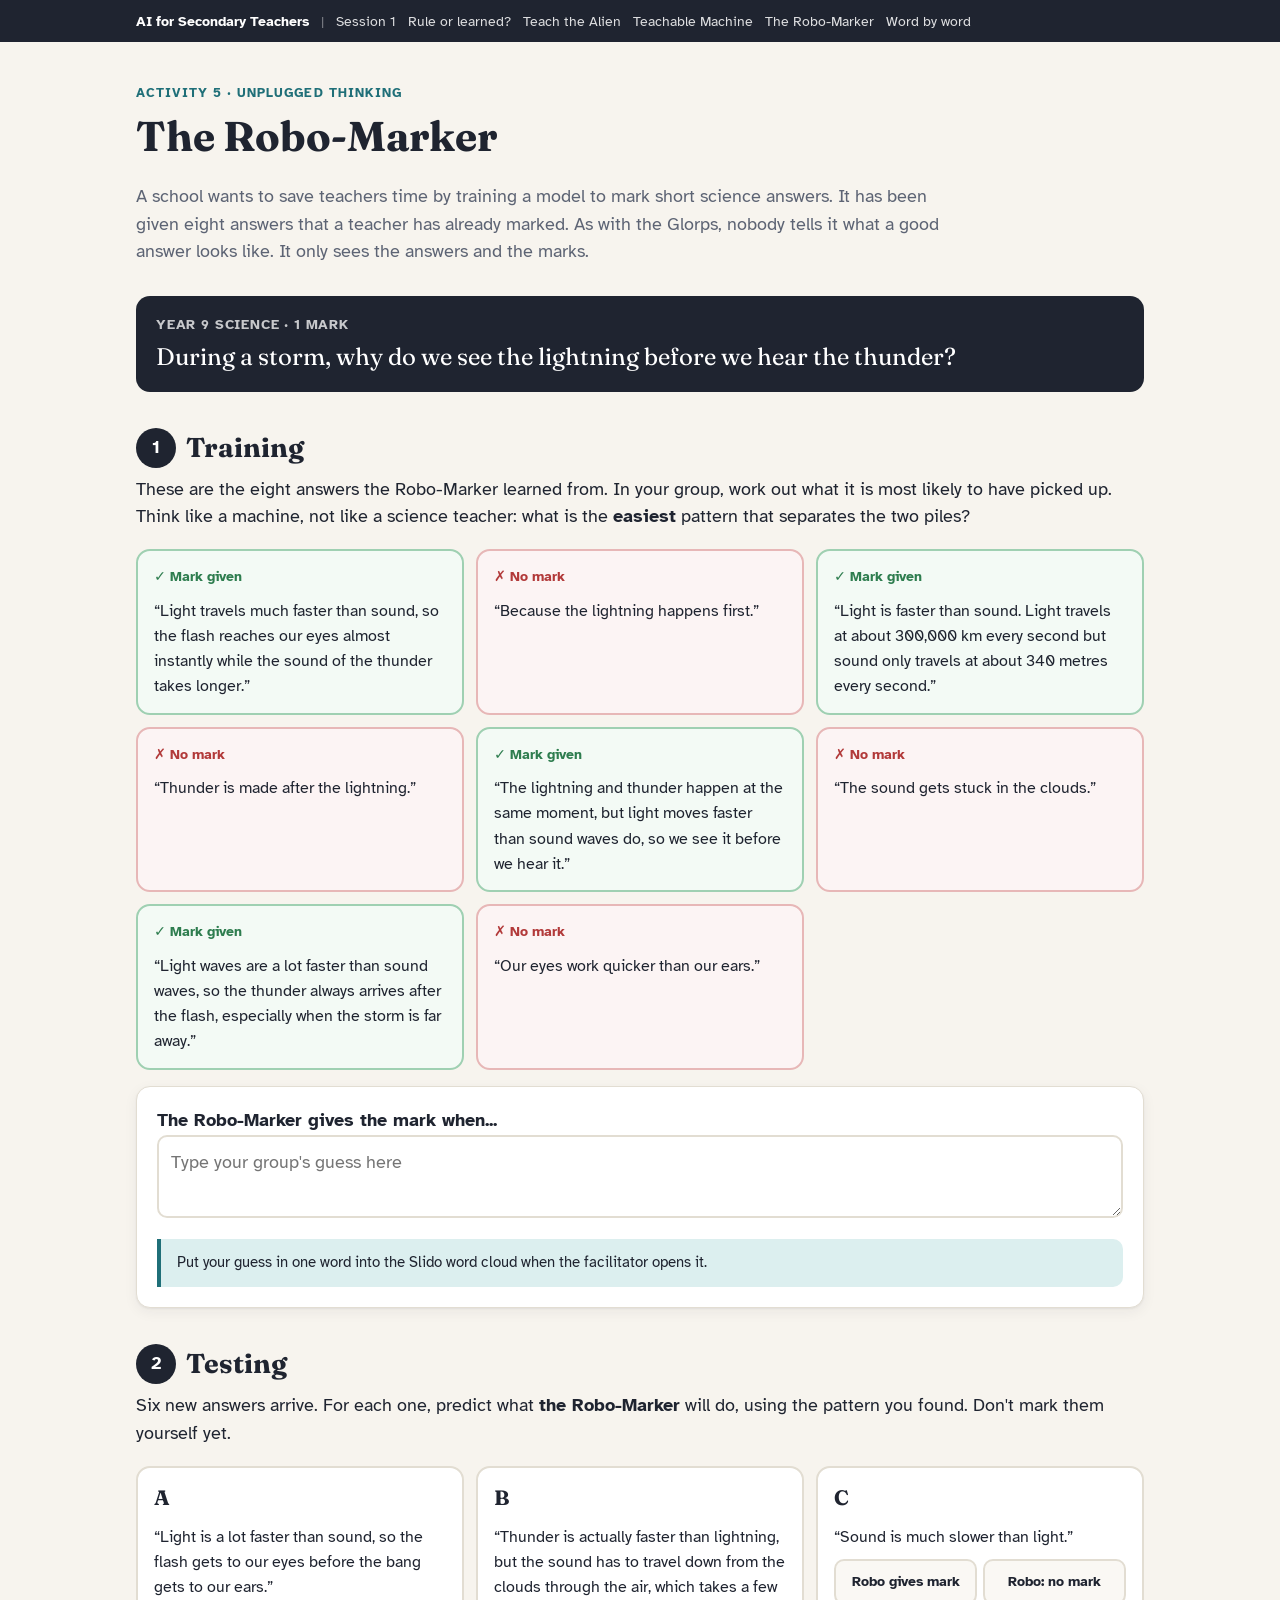
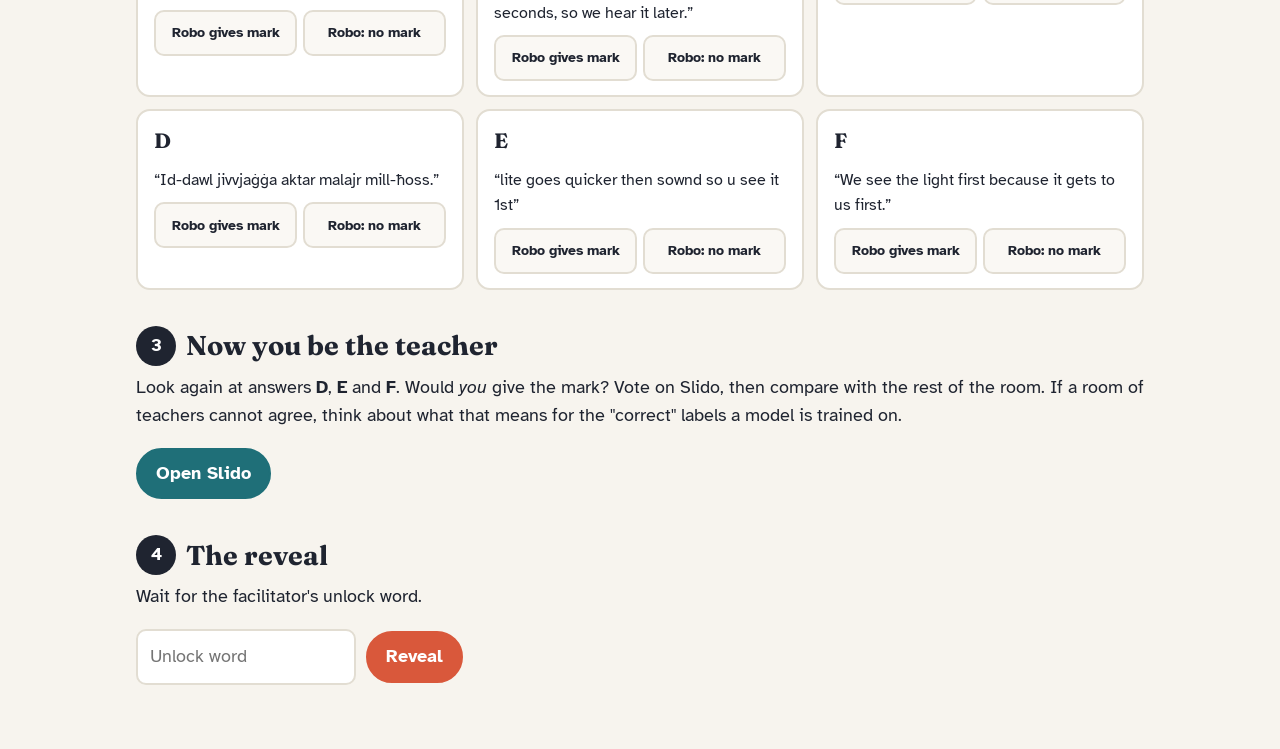
<file: robo.html>
<!doctype html>
<html lang="en-GB">
<head>
<meta charset="utf-8">
<meta name="viewport" content="width=device-width, initial-scale=1">
<title>The Robo-Marker</title>
<link rel="stylesheet" href="assets/style.css">
<script src="assets/config.js"></script>
<style>
  .round { display: flex; align-items: center; gap: 10px; margin: 36px 0 8px; }
  .round .num { width: 40px; height: 40px; border-radius: 50%; display: grid; place-items: center; background: var(--ink); color: #fff; font-weight: 700; flex: none; }
  .round h2 { margin: 0; }
  .question { background: var(--ink); color: #fff; border-radius: var(--radius); padding: 18px 20px; }
  .question .q { font-family: 'Fraunces', Georgia, serif; font-size: clamp(1.2rem, 3vw, 1.5rem); line-height: 1.35; }
  .question .meta { font-size: .85rem; opacity: .75; margin-bottom: 6px; text-transform: uppercase; letter-spacing: .06em; font-weight: 700; }
  .answers { display: grid; gap: 12px; grid-template-columns: repeat(auto-fill, minmax(280px, 1fr)); }
  .ans { background: var(--card); border: 2px solid var(--line); border-radius: var(--radius); padding: 14px 16px; display: flex; flex-direction: column; gap: 10px; }
  .ans .txt { font-size: 1.02rem; }
  .ans .txt::before { content: "\201C"; } .ans .txt::after { content: "\201D"; }
  .ans.yes { border-color: #9fd0b2; background: #f3faf5; }
  .ans.no { border-color: #e7b7b7; background: #fcf4f4; }
  .mark { font-weight: 700; font-size: .9rem; }
  .ans.yes .mark { color: var(--good); } .ans.no .mark { color: var(--bad); }
  .ans .letter { font-family: 'Fraunces', Georgia, serif; font-size: 1.3rem; font-weight: 700; }
  .tbtns { display: grid; grid-template-columns: 1fr 1fr; gap: 6px; }
  .tbtns button { min-height: 46px; border-radius: 10px; border: 2px solid var(--line); background: #faf8f4; font: inherit; font-size: .88rem; font-weight: 700; cursor: pointer; touch-action: manipulation; color: var(--ink); }
  .tbtns button[aria-pressed="true"] { background: var(--accent); border-color: var(--accent); color: #fff; }
  .truth { display: none; font-size: .92rem; border-radius: 10px; padding: 10px 12px; background: #f0ede6; }
  .revealed .truth { display: block; }
  .ans.match { border-color: var(--good); } .ans.miss { border-color: var(--bad); }
  .truth .row { display: flex; gap: 8px; flex-wrap: wrap; margin-bottom: 6px; }
  textarea, input[type=text] { width: 100%; font: inherit; padding: 12px; border-radius: 10px; border: 2px solid var(--line); background: #fff; }
  textarea { min-height: 80px; resize: vertical; }
  .unlock { display: flex; gap: 10px; flex-wrap: wrap; align-items: center; }
  .unlock input { max-width: 220px; }
  #debrief { display: none; }
  .revealed-page #debrief { display: block; }
</style>
</head>
<body>
<div class="topbar"><div class="wrap">
  <strong>AI for Secondary Teachers</strong><span class="sep">|</span>
  <a href="index.html">Session 1</a>
  <a href="sort.html">Rule or learned?</a>
  <a href="alien.html">Teach the Alien</a>
  <a href="teachable.html">Teachable Machine</a>
  <a href="robo.html">The Robo-Marker</a>
  <a href="chain.html">Word by word</a>
</div></div>

<main class="wrap">
  <header class="hero">
    <span class="kicker">Activity 5 &middot; unplugged thinking</span>
    <h1>The Robo-Marker</h1>
    <p class="lead">A school wants to save teachers time by training a model to mark short science answers. It has been given eight answers that a teacher has already marked. As with the Glorps, nobody tells it what a good answer looks like. It only sees the answers and the marks.</p>
  </header>

  <div class="question">
    <div class="meta">Year 9 Science &middot; 1 mark</div>
    <div class="q">During a storm, why do we see the lightning before we hear the thunder?</div>
  </div>

  <div class="round"><span class="num">1</span><h2>Training</h2></div>
  <p>These are the eight answers the Robo-Marker learned from. In your group, work out what it is most likely to have picked up. Think like a machine, not like a science teacher: what is the <strong>easiest</strong> pattern that separates the two piles?</p>

  <div class="answers" id="train"></div>

  <div class="card" style="margin-top:16px">
    <label for="rule"><strong>The Robo-Marker gives the mark when...</strong></label>
    <textarea id="rule" placeholder="Type your group's guess here"></textarea>
    <p class="note teal" style="margin:12px 0 0">Put your guess in one word into the Slido word cloud when the facilitator opens it.</p>
  </div>

  <div class="round"><span class="num">2</span><h2>Testing</h2></div>
  <p>Six new answers arrive. For each one, predict what <strong>the Robo-Marker</strong> will do, using the pattern you found. Don't mark them yourself yet.</p>

  <div class="answers" id="tests"></div>

  <div class="round"><span class="num">3</span><h2>Now you be the teacher</h2></div>
  <p>Look again at answers <strong>D</strong>, <strong>E</strong> and <strong>F</strong>. Would <em>you</em> give the mark? Vote on Slido, then compare with the rest of the room. If a room of teachers cannot agree, think about what that means for the "correct" labels a model is trained on.</p>
  <div class="btn-row"><a class="btn" data-form="slido" href="#">Open Slido</a></div>

  <div class="round"><span class="num">4</span><h2>The reveal</h2></div>
  <p>Wait for the facilitator's unlock word.</p>
  <div class="unlock no-print">
    <input type="text" id="word" placeholder="Unlock word" autocomplete="off" autocapitalize="characters" aria-label="Unlock word">
    <button class="btn coral" id="unlock" type="button">Reveal</button>
    <span id="msg" aria-live="polite"></span>
  </div>

  <section id="debrief" class="stack" style="margin-top:20px">
    <div class="card">
      <h3>What the Robo-Marker learned</h3>
      <p>In the training set, every answer with the mark was <strong>long</strong> and used the word <strong>"faster"</strong>. Every answer without the mark was short and did not. Either of those is far easier to detect than whether the pupil understood that light travels faster than sound, so that is what the model leans on.</p>
      <p>The result: it rewards a long, confident, wrong answer (B) and refuses short correct ones (C, D, E). It is the Glorp problem again, only now the "colour" is word count and vocabulary.</p>
    </div>
    <div class="card">
      <h3>Four things to take away</h3>
      <ul>
        <li><strong>Shortcut learning happens with text too.</strong> Length, vocabulary and confident phrasing are easy signals that often go with good answers but are not the same thing.</li>
        <li><strong>Out of distribution.</strong> Answer D is correct, in Maltese. The model has never seen Maltese, so it has nothing to go on. Systems trained mostly on English often do worse with Maltese, and with pupils who switch between the two.</li>
        <li><strong>Who pays for the shortcut?</strong> Answer E shows real understanding with weak spelling. A shortcut-driven marker would consistently penalise pupils with dyslexia, younger writers and those writing in a second language.</li>
        <li><strong>Who decides the label?</strong> Teachers often split on F, which describes what happens without explaining why. A model trained on one teacher's marks learns that teacher's judgement and presents it as fact.</li>
      </ul>
    </div>
    <div class="card">
      <h3>This has happened</h3>
      <p>Automated essay scoring systems have been criticised for rewarding length and unusual vocabulary. In 2014, writing researcher Les Perelman showed that essays of grammatical nonsense, produced by a program he built for the purpose, could score highly on automated scorers. Today's AI marking and feedback tools are far more capable, but the question is the same: what is the tool actually responding to?</p>
    </div>
    <div class="card">
      <h3>Talk about it</h3>
      <ul>
        <li>How would you change the eight training answers so the Robo-Marker could not take this shortcut?</li>
        <li>Would you trust an AI tool to give pupils feedback on short answers? What would you check first?</li>
        <li>AI detectors claim to spot AI-written work. Based on today, what might they really be responding to?</li>
      </ul>
    </div>
  </section>
</main>

<script>
var TRAIN = [
  { t: "Light travels much faster than sound, so the flash reaches our eyes almost instantly while the sound of the thunder takes longer.", y: 1 },
  { t: "Because the lightning happens first.", y: 0 },
  { t: "Light is faster than sound. Light travels at about 300,000 km every second but sound only travels at about 340 metres every second.", y: 1 },
  { t: "Thunder is made after the lightning.", y: 0 },
  { t: "The lightning and thunder happen at the same moment, but light moves faster than sound waves do, so we see it before we hear it.", y: 1 },
  { t: "The sound gets stuck in the clouds.", y: 0 },
  { t: "Light waves are a lot faster than sound waves, so the thunder always arrives after the flash, especially when the storm is far away.", y: 1 },
  { t: "Our eyes work quicker than our ears.", y: 0 }
];
var TESTS = [
  { L: "A", t: "Light is a lot faster than sound, so the flash gets to our eyes before the bang gets to our ears.", robo: 1, teacher: "Mark. Correct, and the Robo-Marker agrees. The easy case." },
  { L: "B", t: "Thunder is actually faster than lightning, but the sound has to travel down from the clouds through the air, which takes a few seconds, so we hear it later.", robo: 1, teacher: "No mark. Wrong science, but long and uses “faster”, so the Robo-Marker gives it the mark." },
  { L: "C", t: "Sound is much slower than light.", robo: 0, teacher: "Mark. Short and correct. The Robo-Marker refuses it." },
  { L: "D", t: "Id-dawl jivvjaġġa aktar malajr mill-ħoss.", robo: 0, teacher: "Correct, in Maltese (“Light travels faster than sound”). The model has never seen Maltese. Would you accept it in an English-medium exam?" },
  { L: "E", t: "lite goes quicker then sownd so u see it 1st", robo: 0, teacher: "The understanding is there; the spelling is not. Most teachers give the mark for science. The Robo-Marker does not." },
  { L: "F", t: "We see the light first because it gets to us first.", robo: 0, teacher: "Borderline. It describes what happens without explaining why. Teachers often split on this one." }
];
var train = document.getElementById("train");
TRAIN.forEach(function (a) {
  var d = document.createElement("div");
  d.className = "ans " + (a.y ? "yes" : "no");
  d.innerHTML = '<div class="mark">' + (a.y ? "✓ Mark given" : "✗ No mark") + '</div><div class="txt">' + a.t + '</div>';
  train.appendChild(d);
});
var picks = {}, box = document.getElementById("tests");
TESTS.forEach(function (a) {
  var d = document.createElement("div");
  d.className = "ans"; d.id = "a" + a.L;
  d.innerHTML = '<div class="letter">' + a.L + '</div><div class="txt">' + a.t + '</div>' +
    '<div class="tbtns" role="group" aria-label="What will the Robo-Marker do with answer ' + a.L + '?">' +
      '<button type="button" data-l="' + a.L + '" data-v="1" aria-pressed="false">Robo gives mark</button>' +
      '<button type="button" data-l="' + a.L + '" data-v="0" aria-pressed="false">Robo: no mark</button>' +
    '</div><div class="truth"></div>';
  box.appendChild(d);
});
box.addEventListener("click", function (e) {
  var b = e.target.closest("button[data-v]"); if (!b) return;
  picks[b.dataset.l] = +b.dataset.v;
  b.parentNode.querySelectorAll("button").forEach(function (x) { x.setAttribute("aria-pressed", x === b ? "true" : "false"); });
});
function reveal() {
  document.body.classList.add("revealed-page");
  TESTS.forEach(function (a) {
    var c = document.getElementById("a" + a.L), mine = picks[a.L];
    c.classList.add("revealed"); c.classList.remove("match", "miss");
    if (mine !== undefined) c.classList.add(mine === a.robo ? "match" : "miss");
    c.querySelector(".truth").innerHTML =
      '<div class="row"><span class="pill ' + (a.robo ? "" : "coral") + '">Robo-Marker: ' + (a.robo ? "mark" : "no mark") + '</span>' +
      (mine === undefined ? "" : '<span class="pill grey">You predicted ' + (mine === a.robo ? "right" : "wrong") + '</span>') + '</div>' +
      '<strong>A teacher’s view:</strong> ' + a.teacher;
  });
}
document.getElementById("unlock").addEventListener("click", function () {
  var want = ((window.SESSION_CONFIG || {}).revealWordRobo || "THUNDER").trim().toUpperCase();
  var got = document.getElementById("word").value.trim().toUpperCase();
  var msg = document.getElementById("msg");
  if (got === want) { msg.textContent = ""; reveal(); document.getElementById("debrief").scrollIntoView({ behavior: "smooth" }); }
  else { msg.textContent = "Not quite. Ask the facilitator."; }
});
document.getElementById("word").addEventListener("keydown", function (e) { if (e.key === "Enter") document.getElementById("unlock").click(); });
</script>
</body>
</html>
</file>
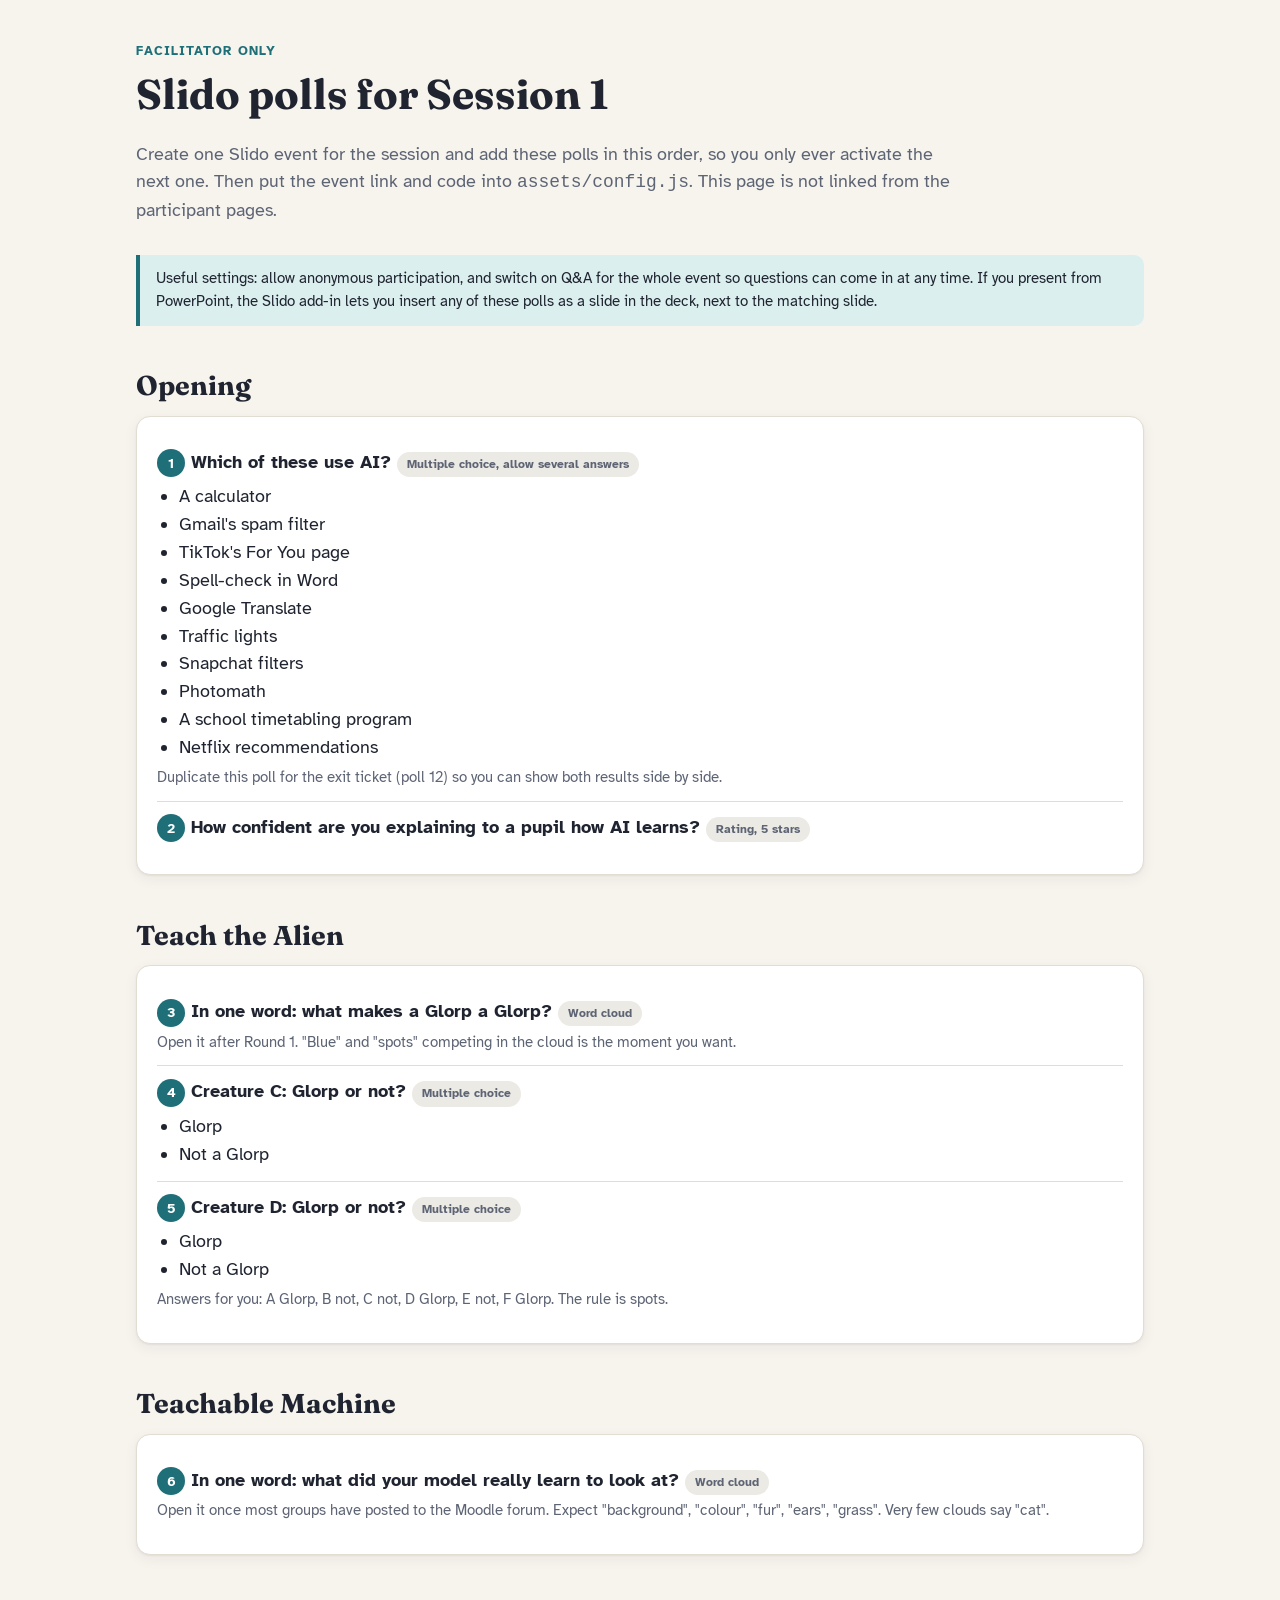
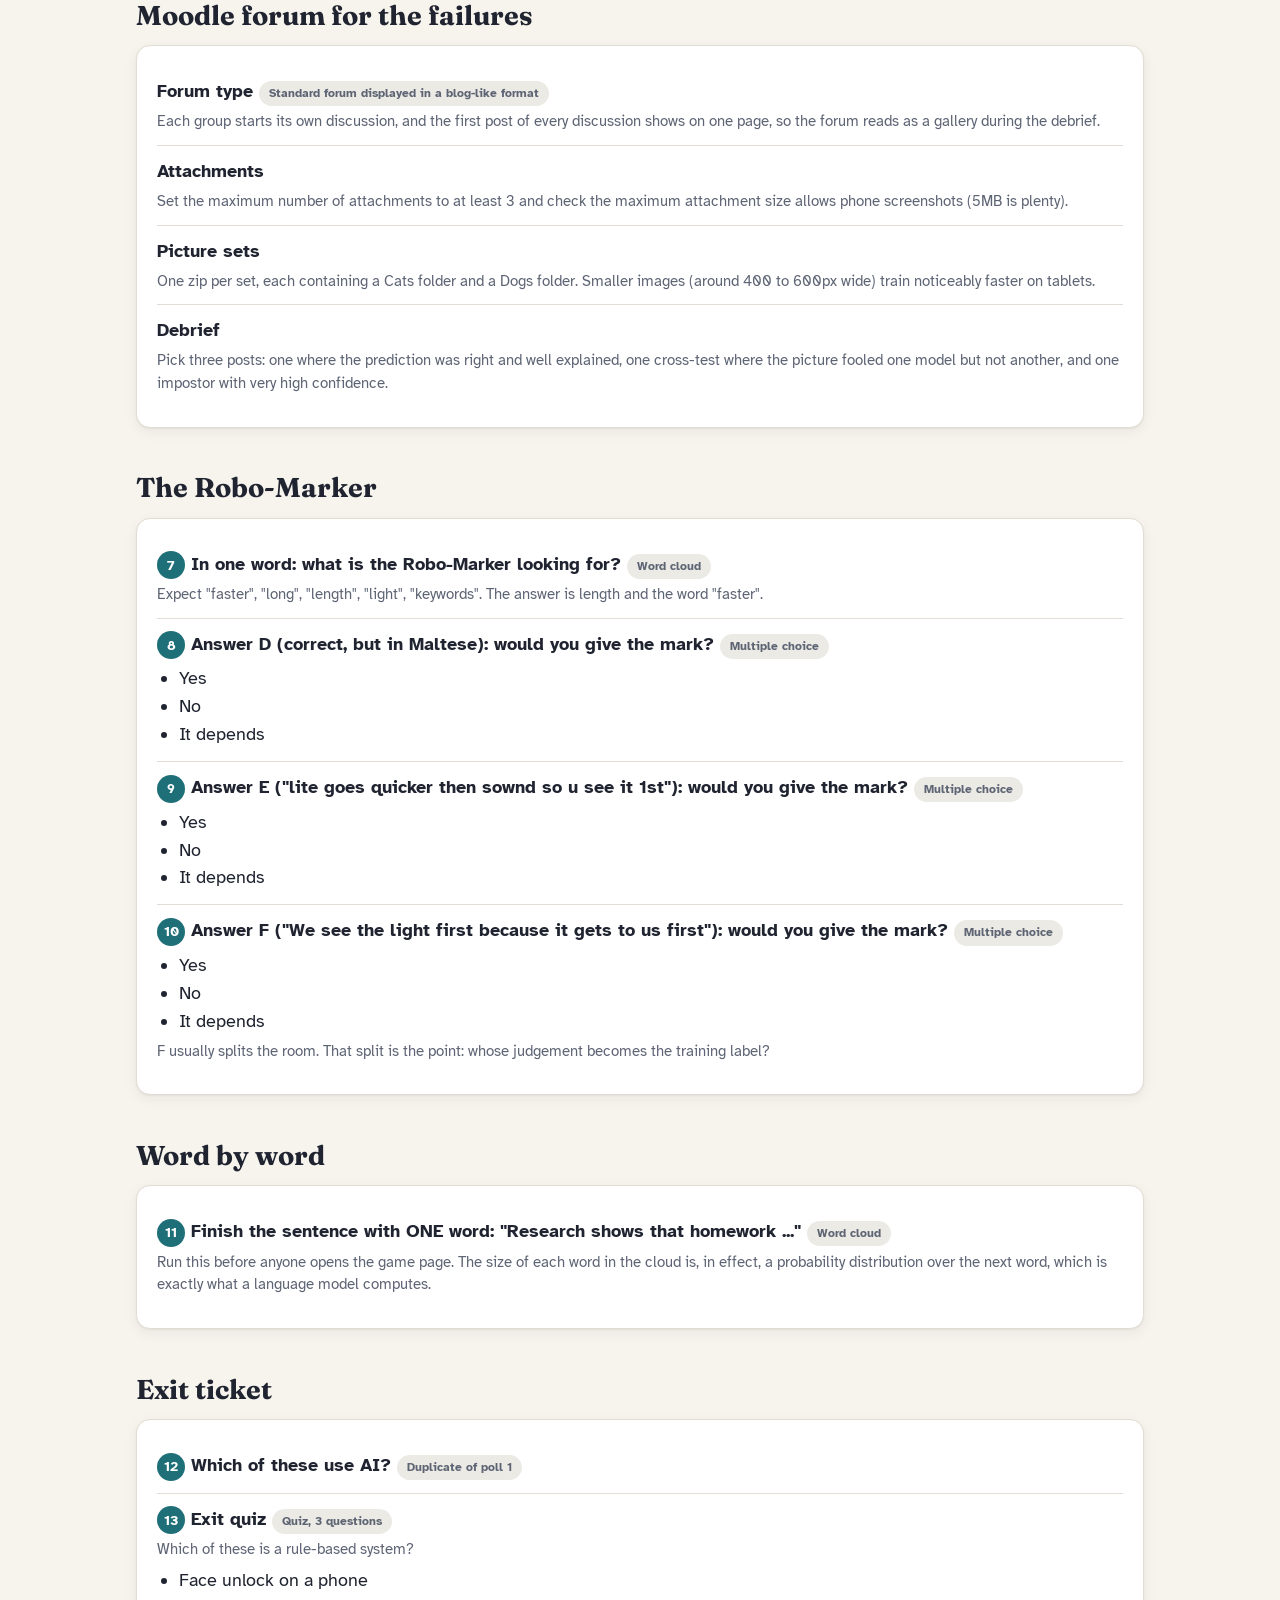
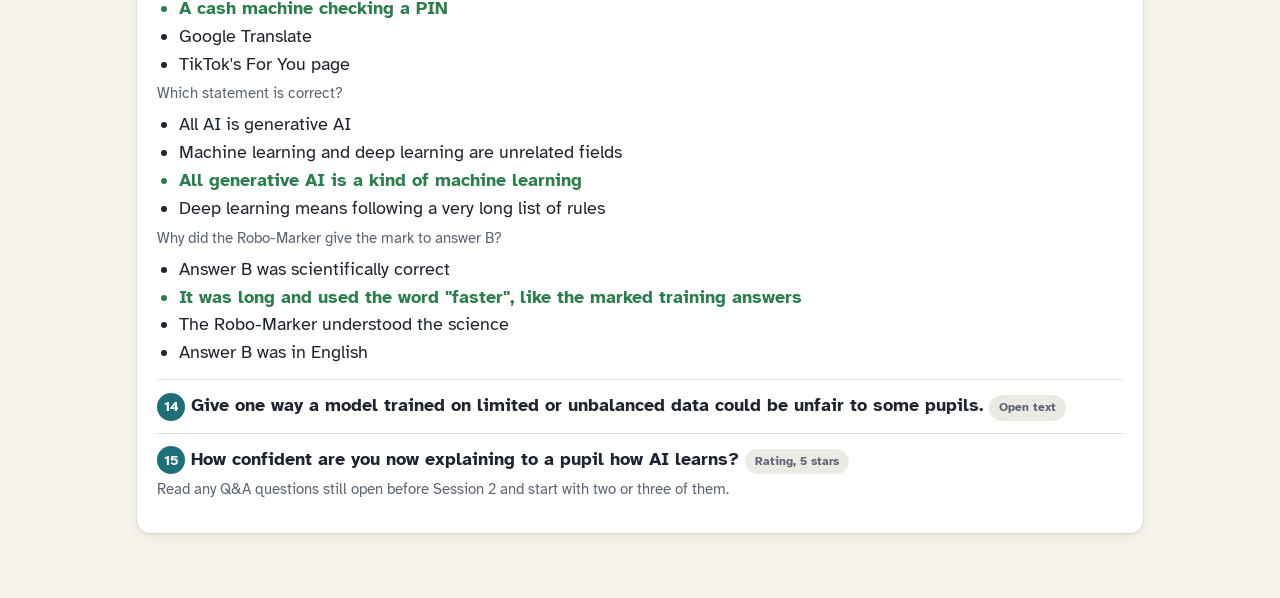
<file: slido-setup.html>
<!doctype html>
<html lang="en-GB">
<head>
<meta charset="utf-8">
<meta name="viewport" content="width=device-width, initial-scale=1">
<meta name="robots" content="noindex">
<title>Slido Setup</title>
<link rel="stylesheet" href="assets/style.css">
<style>
  .q { border-top: 1px solid var(--line); padding: 12px 0; }
  .q:first-of-type { border-top: 0; }
  .q .qt { font-weight: 700; }
  .q ul { margin: 6px 0 0; padding-left: 22px; }
  .q .key { color: var(--good); font-weight: 700; }
  .q .hint { color: var(--muted); font-size: .92rem; margin-top: 4px; }
  .n { display: inline-grid; place-items: center; width: 28px; height: 28px; border-radius: 50%; background: var(--accent); color: #fff; font-size: .85rem; margin-right: 6px; }
</style>
</head>
<body>
<main class="wrap">
  <header class="hero">
    <span class="kicker">Facilitator only</span>
    <h1>Slido polls for Session 1</h1>
    <p class="lead">Create one Slido event for the session and add these polls in this order, so you only ever activate the next one. Then put the event link and code into <code>assets/config.js</code>. This page is not linked from the participant pages.</p>
  </header>

  <div class="note teal">Useful settings: allow anonymous participation, and switch on Q&amp;A for the whole event so questions can come in at any time. If you present from PowerPoint, the Slido add-in lets you insert any of these polls as a slide in the deck, next to the matching slide.</div>

  <h2>Opening</h2>
  <div class="card">
    <div class="q"><div class="qt"><span class="n">1</span>Which of these use AI? <span class="pill grey">Multiple choice, allow several answers</span></div>
      <ul><li>A calculator</li><li>Gmail's spam filter</li><li>TikTok's For You page</li><li>Spell-check in Word</li><li>Google Translate</li><li>Traffic lights</li><li>Snapchat filters</li><li>Photomath</li><li>A school timetabling program</li><li>Netflix recommendations</li></ul>
      <div class="hint">Duplicate this poll for the exit ticket (poll 12) so you can show both results side by side.</div></div>
    <div class="q"><div class="qt"><span class="n">2</span>How confident are you explaining to a pupil how AI learns? <span class="pill grey">Rating, 5 stars</span></div></div>
  </div>

  <h2>Teach the Alien</h2>
  <div class="card">
    <div class="q"><div class="qt"><span class="n">3</span>In one word: what makes a Glorp a Glorp? <span class="pill grey">Word cloud</span></div>
      <div class="hint">Open it after Round 1. "Blue" and "spots" competing in the cloud is the moment you want.</div></div>
    <div class="q"><div class="qt"><span class="n">4</span>Creature C: Glorp or not? <span class="pill grey">Multiple choice</span></div><ul><li>Glorp</li><li>Not a Glorp</li></ul></div>
    <div class="q"><div class="qt"><span class="n">5</span>Creature D: Glorp or not? <span class="pill grey">Multiple choice</span></div><ul><li>Glorp</li><li>Not a Glorp</li></ul>
      <div class="hint">Answers for you: A Glorp, B not, C not, D Glorp, E not, F Glorp. The rule is spots.</div></div>
  </div>

  <h2>Teachable Machine</h2>
  <div class="card">
    <div class="q"><div class="qt"><span class="n">6</span>In one word: what did your model really learn to look at? <span class="pill grey">Word cloud</span></div>
      <div class="hint">Open it once most groups have posted to the Moodle forum. Expect "background", "colour", "fur", "ears", "grass". Very few clouds say "cat".</div></div>
  </div>

  <h2>Moodle forum for the failures</h2>
  <div class="card">
    <div class="q"><div class="qt">Forum type <span class="pill grey">Standard forum displayed in a blog-like format</span></div>
      <div class="hint">Each group starts its own discussion, and the first post of every discussion shows on one page, so the forum reads as a gallery during the debrief.</div></div>
    <div class="q"><div class="qt">Attachments</div>
      <div class="hint">Set the maximum number of attachments to at least 3 and check the maximum attachment size allows phone screenshots (5MB is plenty).</div></div>
    <div class="q"><div class="qt">Picture sets</div>
      <div class="hint">One zip per set, each containing a Cats folder and a Dogs folder. Smaller images (around 400 to 600px wide) train noticeably faster on tablets.</div></div>
    <div class="q"><div class="qt">Debrief</div>
      <div class="hint">Pick three posts: one where the prediction was right and well explained, one cross-test where the picture fooled one model but not another, and one impostor with very high confidence.</div></div>
  </div>

  <h2>The Robo-Marker</h2>
  <div class="card">
    <div class="q"><div class="qt"><span class="n">7</span>In one word: what is the Robo-Marker looking for? <span class="pill grey">Word cloud</span></div>
      <div class="hint">Expect "faster", "long", "length", "light", "keywords". The answer is length and the word "faster".</div></div>
    <div class="q"><div class="qt"><span class="n">8</span>Answer D (correct, but in Maltese): would you give the mark? <span class="pill grey">Multiple choice</span></div><ul><li>Yes</li><li>No</li><li>It depends</li></ul></div>
    <div class="q"><div class="qt"><span class="n">9</span>Answer E ("lite goes quicker then sownd so u see it 1st"): would you give the mark? <span class="pill grey">Multiple choice</span></div><ul><li>Yes</li><li>No</li><li>It depends</li></ul></div>
    <div class="q"><div class="qt"><span class="n">10</span>Answer F ("We see the light first because it gets to us first"): would you give the mark? <span class="pill grey">Multiple choice</span></div><ul><li>Yes</li><li>No</li><li>It depends</li></ul>
      <div class="hint">F usually splits the room. That split is the point: whose judgement becomes the training label?</div></div>
  </div>

  <h2>Word by word</h2>
  <div class="card">
    <div class="q"><div class="qt"><span class="n">11</span>Finish the sentence with ONE word: "Research shows that homework ..." <span class="pill grey">Word cloud</span></div>
      <div class="hint">Run this before anyone opens the game page. The size of each word in the cloud is, in effect, a probability distribution over the next word, which is exactly what a language model computes.</div></div>
  </div>

  <h2>Exit ticket</h2>
  <div class="card">
    <div class="q"><div class="qt"><span class="n">12</span>Which of these use AI? <span class="pill grey">Duplicate of poll 1</span></div></div>
    <div class="q"><div class="qt"><span class="n">13</span>Exit quiz <span class="pill grey">Quiz, 3 questions</span></div>
      <div class="hint">Which of these is a rule-based system?</div>
      <ul><li>Face unlock on a phone</li><li class="key">A cash machine checking a PIN</li><li>Google Translate</li><li>TikTok's For You page</li></ul>
      <div class="hint">Which statement is correct?</div>
      <ul><li>All AI is generative AI</li><li>Machine learning and deep learning are unrelated fields</li><li class="key">All generative AI is a kind of machine learning</li><li>Deep learning means following a very long list of rules</li></ul>
      <div class="hint">Why did the Robo-Marker give the mark to answer B?</div>
      <ul><li>Answer B was scientifically correct</li><li class="key">It was long and used the word "faster", like the marked training answers</li><li>The Robo-Marker understood the science</li><li>Answer B was in English</li></ul></div>
    <div class="q"><div class="qt"><span class="n">14</span>Give one way a model trained on limited or unbalanced data could be unfair to some pupils. <span class="pill grey">Open text</span></div></div>
    <div class="q"><div class="qt"><span class="n">15</span>How confident are you now explaining to a pupil how AI learns? <span class="pill grey">Rating, 5 stars</span></div>
      <div class="hint">Read any Q&amp;A questions still open before Session 2 and start with two or three of them.</div></div>
  </div>
</main>
</body>
</html>
</file>
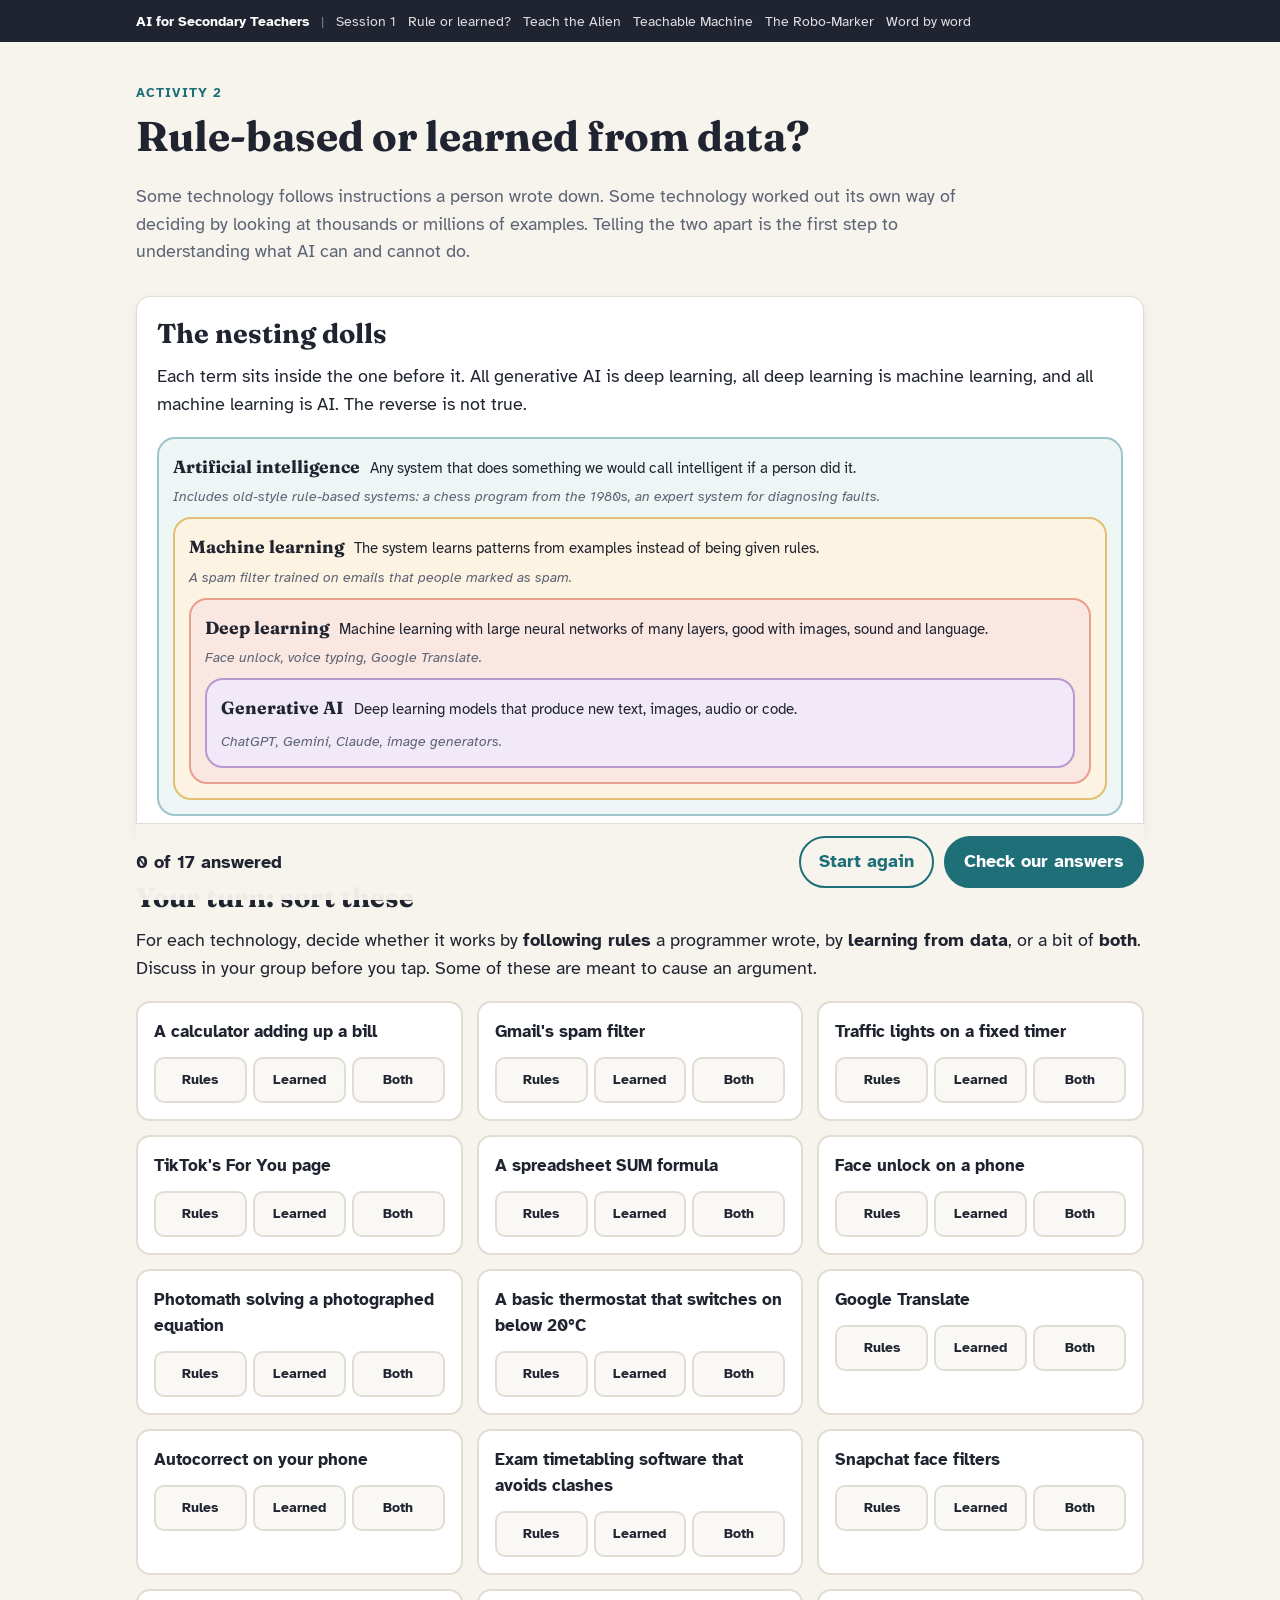
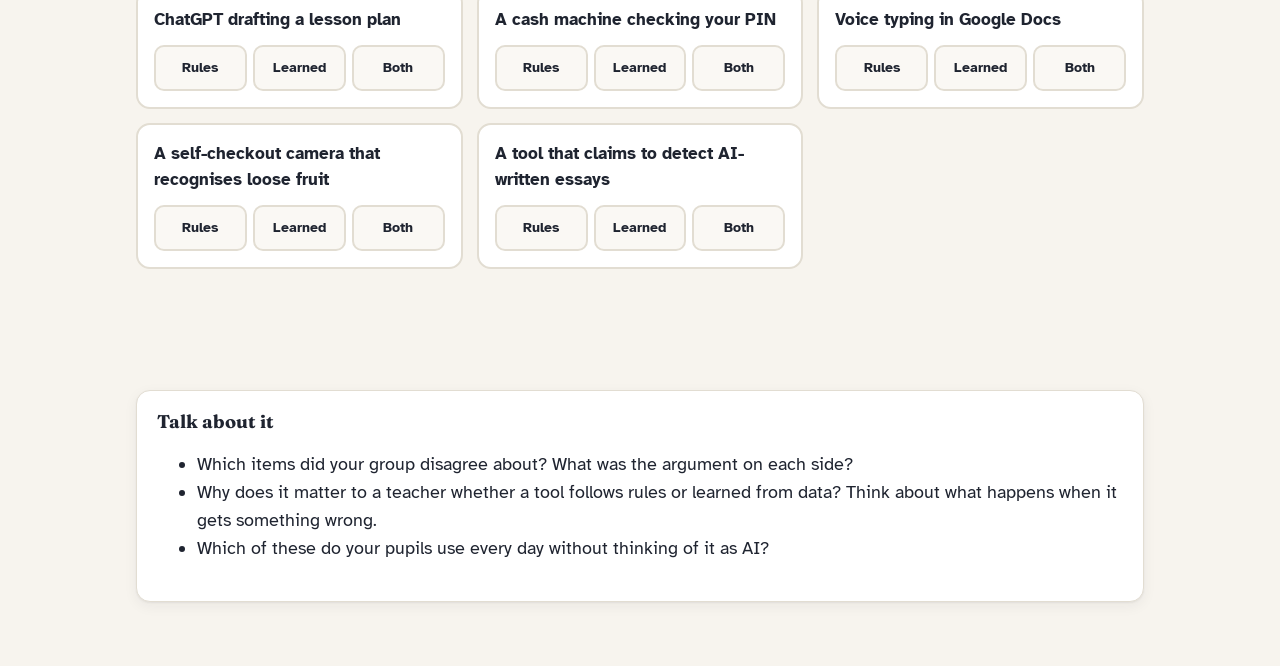
<file: sort.html>
<!doctype html>
<html lang="en-GB">
<head>
<meta charset="utf-8">
<meta name="viewport" content="width=device-width, initial-scale=1">
<title>Rule or Learned?</title>
<link rel="stylesheet" href="assets/style.css">
<script src="assets/config.js"></script>
<style>
  .dolls { display: block; }
  .doll { border-radius: 18px; padding: 14px 14px 14px; border: 2px solid; }
  .doll > .label { display: flex; flex-wrap: wrap; align-items: baseline; gap: 4px 10px; margin-bottom: 10px; }
  .doll > .label strong { font-family: 'Fraunces', Georgia, serif; font-size: 1.1rem; }
  .doll > .label span { font-size: .92rem; }
  .doll.d1 { background: #eef5f5; border-color: #9cc6c9; }
  .doll.d2 { background: #fdf3e2; border-color: #e3bf73; }
  .doll.d3 { background: #fbe7e1; border-color: #e7a08d; }
  .doll.d4 { background: #f1e9f7; border-color: #b69ad0; margin-bottom: 0; }
  .doll .eg { font-size: .85rem; color: var(--muted); font-style: italic; }

  .items { display: grid; gap: 14px; grid-template-columns: repeat(auto-fill, minmax(290px, 1fr)); }
  .item { background: var(--card); border: 2px solid var(--line); border-radius: var(--radius); padding: 16px; display: flex; flex-direction: column; gap: 12px; }
  .item .name { font-weight: 700; font-size: 1.05rem; }
  .choices { display: grid; grid-template-columns: repeat(3, 1fr); gap: 6px; }
  .choices button {
    min-height: 46px; border-radius: 10px; border: 2px solid var(--line); background: #faf8f4;
    font: inherit; font-size: .88rem; font-weight: 700; color: var(--ink); cursor: pointer; touch-action: manipulation; padding: 4px;
  }
  .choices button[aria-pressed="true"][data-v="rules"] { background: var(--accent-soft); border-color: var(--accent); color: var(--accent); }
  .choices button[aria-pressed="true"][data-v="learned"] { background: var(--coral-soft); border-color: var(--coral); color: var(--coral); }
  .choices button[aria-pressed="true"][data-v="both"] { background: var(--gold-soft); border-color: var(--gold); color: #8a6a10; }
  .feedback { display: none; font-size: .92rem; border-radius: 10px; padding: 10px 12px; }
  .checked .feedback { display: block; }
  .item.right { border-color: var(--good); }
  .item.right .feedback { background: var(--good-soft); }
  .item.close { border-color: var(--gold); }
  .item.close .feedback { background: var(--gold-soft); }
  .item.wrong { border-color: var(--bad); }
  .item.wrong .feedback { background: var(--bad-soft); }
  .feedback .verdict { font-weight: 700; display: block; margin-bottom: 4px; }
  .score { font-size: 1.1rem; font-weight: 700; }
  .sticky-bar {
    position: sticky; bottom: 0; z-index: 5; margin-top: 20px;
    background: rgba(247,244,238,.96); border-top: 1px solid var(--line); padding: 12px 0;
    display: flex; gap: 12px; flex-wrap: wrap; align-items: center; justify-content: space-between;
  }
</style>
</head>
<body>
<div class="topbar"><div class="wrap">
  <strong>AI for Secondary Teachers</strong><span class="sep">|</span>
  <a href="index.html">Session 1</a>
  <a href="sort.html">Rule or learned?</a>
  <a href="alien.html">Teach the Alien</a>
  <a href="teachable.html">Teachable Machine</a>
  <a href="robo.html">The Robo-Marker</a>
  <a href="chain.html">Word by word</a>
</div></div>

<main class="wrap">
  <header class="hero">
    <span class="kicker">Activity 2</span>
    <h1>Rule-based or learned from data?</h1>
    <p class="lead">Some technology follows instructions a person wrote down. Some technology worked out its own way of deciding by looking at thousands or millions of examples. Telling the two apart is the first step to understanding what AI can and cannot do.</p>
  </header>

  <section class="card">
    <h2 style="margin-top:0">The nesting dolls</h2>
    <p>Each term sits inside the one before it. All generative AI is deep learning, all deep learning is machine learning, and all machine learning is AI. The reverse is not true.</p>
    <div class="dolls" aria-label="Nested diagram: AI contains machine learning, which contains deep learning, which contains generative AI">
      <div class="doll d1">
        <div class="label"><strong>Artificial intelligence</strong><span>Any system that does something we would call intelligent if a person did it.</span></div>
        <div class="eg" style="margin:-4px 0 10px">Includes old-style rule-based systems: a chess program from the 1980s, an expert system for diagnosing faults.</div>
        <div class="doll d2">
          <div class="label"><strong>Machine learning</strong><span>The system learns patterns from examples instead of being given rules.</span></div>
          <div class="eg" style="margin:-4px 0 10px">A spam filter trained on emails that people marked as spam.</div>
          <div class="doll d3">
            <div class="label"><strong>Deep learning</strong><span>Machine learning with large neural networks of many layers, good with images, sound and language.</span></div>
            <div class="eg" style="margin:-4px 0 10px">Face unlock, voice typing, Google Translate.</div>
            <div class="doll d4">
              <div class="label"><strong>Generative AI</strong><span>Deep learning models that produce new text, images, audio or code.</span></div>
              <div class="eg">ChatGPT, Gemini, Claude, image generators.</div>
            </div>
          </div>
        </div>
      </div>
    </div>
  </section>

  <h2>Your turn: sort these</h2>
  <p>For each technology, decide whether it works by <strong>following rules</strong> a programmer wrote, by <strong>learning from data</strong>, or a bit of <strong>both</strong>. Discuss in your group before you tap. Some of these are meant to cause an argument.</p>

  <div class="items" id="items"></div>

  <div class="sticky-bar no-print">
    <span class="score" id="score" aria-live="polite">0 of 0 answered</span>
    <div style="display:flex;gap:10px;flex-wrap:wrap">
      <button class="btn ghost" id="reset" type="button">Start again</button>
      <button class="btn" id="check" type="button">Check our answers</button>
    </div>
  </div>

  <div class="card" style="margin-top:24px">
    <h3>Talk about it</h3>
    <ul>
      <li>Which items did your group disagree about? What was the argument on each side?</li>
      <li>Why does it matter to a teacher whether a tool follows rules or learned from data? Think about what happens when it gets something wrong.</li>
      <li>Which of these do your pupils use every day without thinking of it as AI?</li>
    </ul>
  </div>
</main>

<script>
var ITEMS = [
  { n: "A calculator adding up a bill", a: "rules", layer: null,
    why: "Every step is an instruction a programmer wrote. The same input always gives the same output." },
  { n: "Gmail's spam filter", a: "learned", layer: "Machine learning",
    why: "Trained on huge numbers of emails that people marked as spam or not spam. Nobody wrote a list of every spam phrase, and it keeps updating as people mark more." },
  { n: "Traffic lights on a fixed timer", a: "rules", layer: null,
    why: "Green for 40 seconds, amber for 4, red for 40. Pure rules. Some cities use adaptive systems that respond to traffic, which is a different story." },
  { n: "TikTok's For You page", a: "learned", layer: "Machine learning, mostly deep learning",
    why: "Learns from what you and millions of others watch, skip, replay and like. No one decided which video you would see next." },
  { n: "A spreadsheet SUM formula", a: "rules", layer: null,
    why: "Adds the numbers in the cells you give it. Nothing is learned." },
  { n: "Face unlock on a phone", a: "learned", layer: "Deep learning",
    why: "A neural network trained on many faces turns yours into a pattern it can recognise again, in different light and at different angles." },
  { n: "Photomath solving a photographed equation", a: "both", layer: "Deep learning for reading, rules for solving",
    why: "Reading messy handwriting from a photo is learned. Working through the algebra relies heavily on programmed mathematical rules." },
  { n: "A basic thermostat that switches on below 20°C", a: "rules", layer: null,
    why: "If the temperature is below 20, switch on. A smart thermostat that learns your daily routine would move towards learned." },
  { n: "Google Translate", a: "learned", layer: "Deep learning",
    why: "Learned from enormous collections of texts that exist in more than one language. Early translation software used hand-written grammar rules, which is partly why it was so poor." },
  { n: "Autocorrect on your phone", a: "both", layer: "Rules plus machine learning",
    why: "A dictionary check is rule-based. Guessing which word you meant, and learning words you use often, is learned from data." },
  { n: "Exam timetabling software that avoids clashes", a: "rules", layer: null,
    why: "A clever search through possibilities under constraints people set (no pupil in two exams at once). Impressive, but it does not learn from examples." },
  { n: "Snapchat face filters", a: "learned", layer: "Deep learning",
    why: "Finding your eyes, nose and mouth in a live video frame is done by a model trained on many images of faces." },
  { n: "ChatGPT drafting a lesson plan", a: "learned", layer: "Generative AI",
    why: "A large language model trained on vast amounts of text, generating a reply one word piece at a time. We play this game later in the session." },
  { n: "A cash machine checking your PIN", a: "rules", layer: null,
    why: "Does the number match? Three wrong tries and the card is kept. Rules all the way." },
  { n: "Voice typing in Google Docs", a: "learned", layer: "Deep learning",
    why: "Speech recognition is trained on many hours of recorded speech. It often struggles more with accents and languages that were less represented in that data, Maltese included." },
  { n: "A self-checkout camera that recognises loose fruit", a: "learned", layer: "Deep learning",
    why: "An image classifier trained on photos of fruit and vegetables. It is the same idea as the Teachable Machine models you will build after the break." },
  { n: "A tool that claims to detect AI-written essays", a: "learned", layer: "Machine learning",
    why: "Trained on examples of human and AI writing. These tools produce false accusations, especially against pupils writing in a second language. More on this in Session 2." }
];
var LABELS = { rules: "Rules", learned: "Learned", both: "Both" };
var answers = {};
var box = document.getElementById("items");

function render() {
  box.innerHTML = "";
  ITEMS.forEach(function (it, i) {
    var d = document.createElement("div");
    d.className = "item";
    d.id = "item" + i;
    d.innerHTML =
      '<div class="name">' + it.n + '</div>' +
      '<div class="choices" role="group" aria-label="' + it.n + '">' +
        ['rules','learned','both'].map(function (v) {
          return '<button type="button" data-i="' + i + '" data-v="' + v + '" aria-pressed="false">' + LABELS[v] + '</button>';
        }).join("") +
      '</div>' +
      '<div class="feedback" aria-live="polite"></div>';
    box.appendChild(d);
  });
}

box.addEventListener("click", function (e) {
  var b = e.target.closest("button[data-v]");
  if (!b) return;
  var i = +b.dataset.i;
  answers[i] = b.dataset.v;
  var card = document.getElementById("item" + i);
  card.querySelectorAll("button").forEach(function (x) { x.setAttribute("aria-pressed", x === b ? "true" : "false"); });
  card.classList.remove("checked", "right", "wrong", "close");
  updateScore();
});

function updateScore() {
  document.getElementById("score").textContent = Object.keys(answers).length + " of " + ITEMS.length + " answered";
}

document.getElementById("check").addEventListener("click", function () {
  var right = 0, done = 0;
  ITEMS.forEach(function (it, i) {
    var card = document.getElementById("item" + i);
    var mine = answers[i];
    if (!mine) return;
    done++;
    var cls, verdict;
    if (mine === it.a) { cls = "right"; verdict = "Agreed."; right++; }
    else if (it.a === "both" || mine === "both") { cls = "close"; verdict = "Partly. We'd say " + LABELS[it.a].toLowerCase() + "."; }
    else { cls = "wrong"; verdict = "We'd say " + LABELS[it.a].toLowerCase() + "."; }
    card.classList.remove("right", "wrong", "close");
    card.classList.add("checked", cls);
    card.querySelector(".feedback").innerHTML =
      '<span class="verdict">' + verdict + '</span>' +
      (it.layer ? '<span class="pill coral" style="margin-bottom:6px">' + it.layer + '</span><br>' : '') + it.why;
  });
  document.getElementById("score").textContent = done ? (right + " of " + done + " match our view") : "Choose some answers first";
});

document.getElementById("reset").addEventListener("click", function () {
  answers = {}; render(); updateScore(); window.scrollTo({ top: 0, behavior: "smooth" });
});

render(); updateScore();
</script>
</body>
</html>
</file>
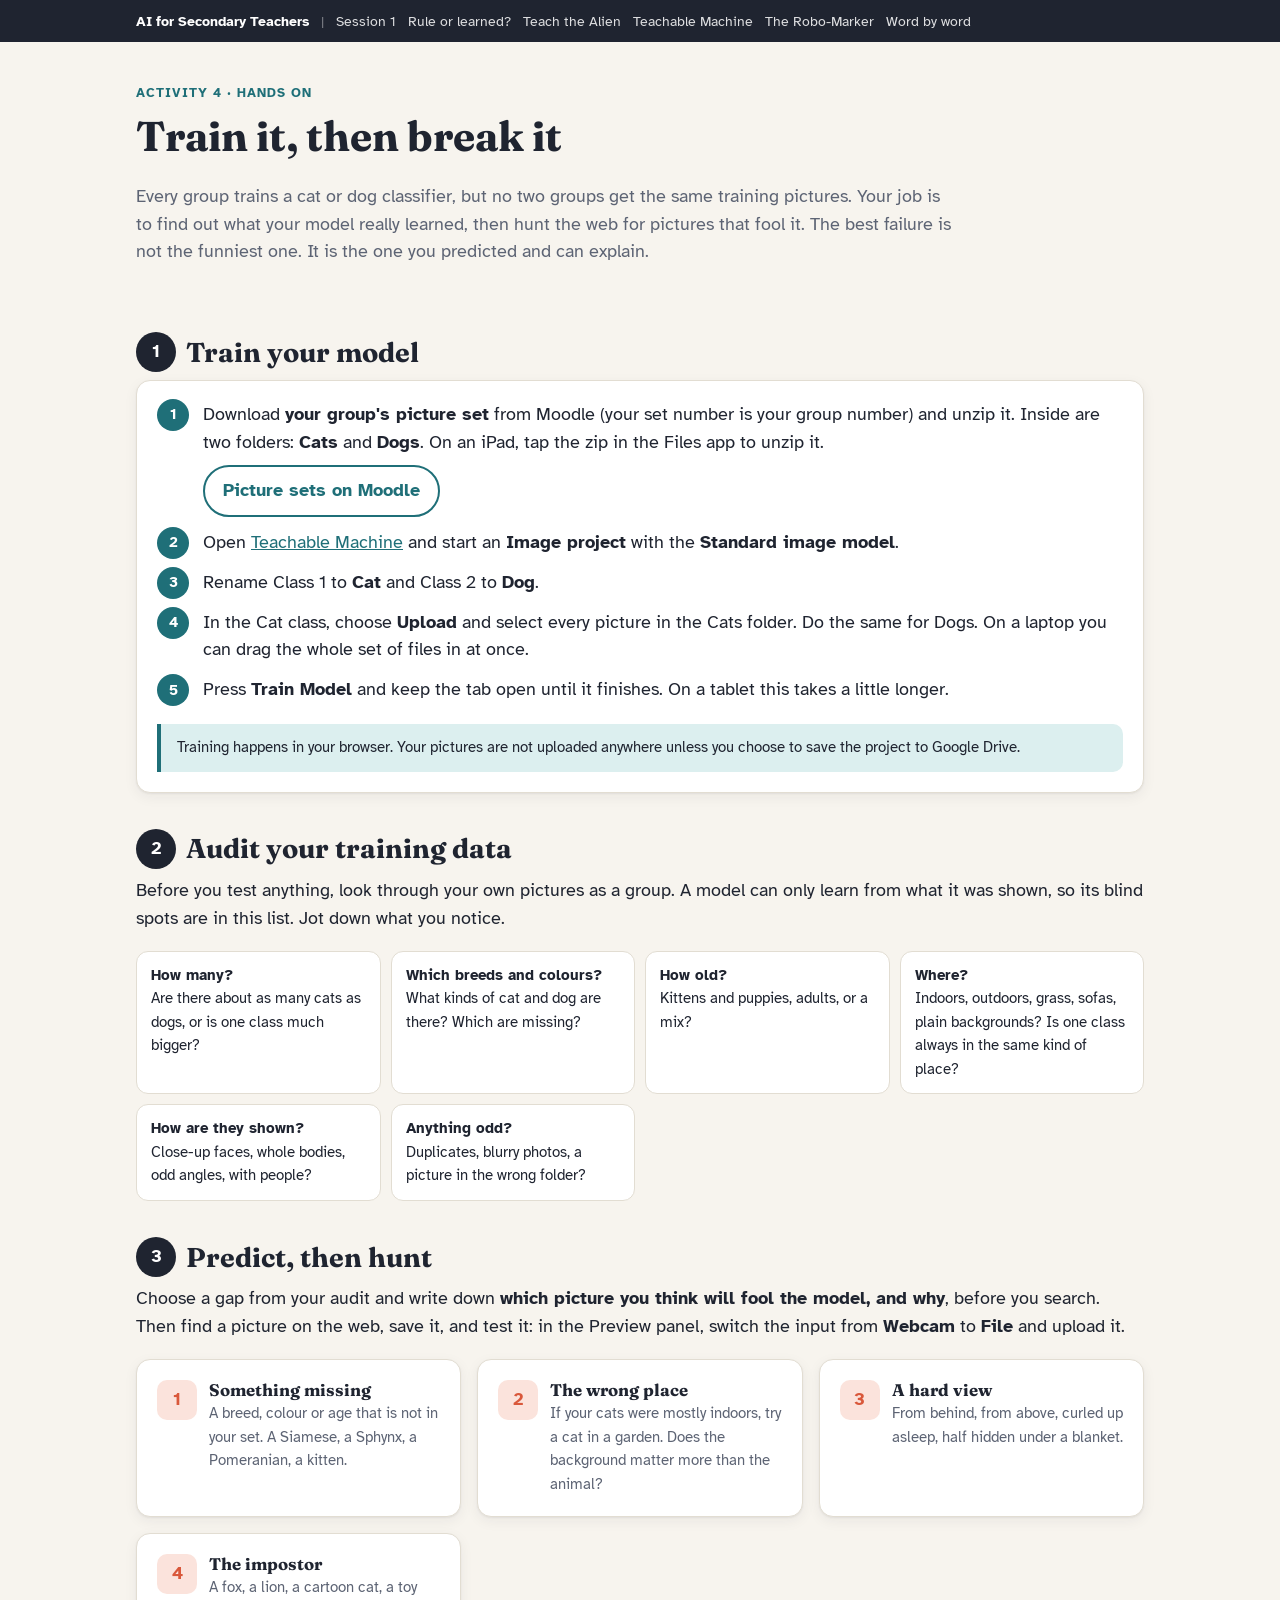
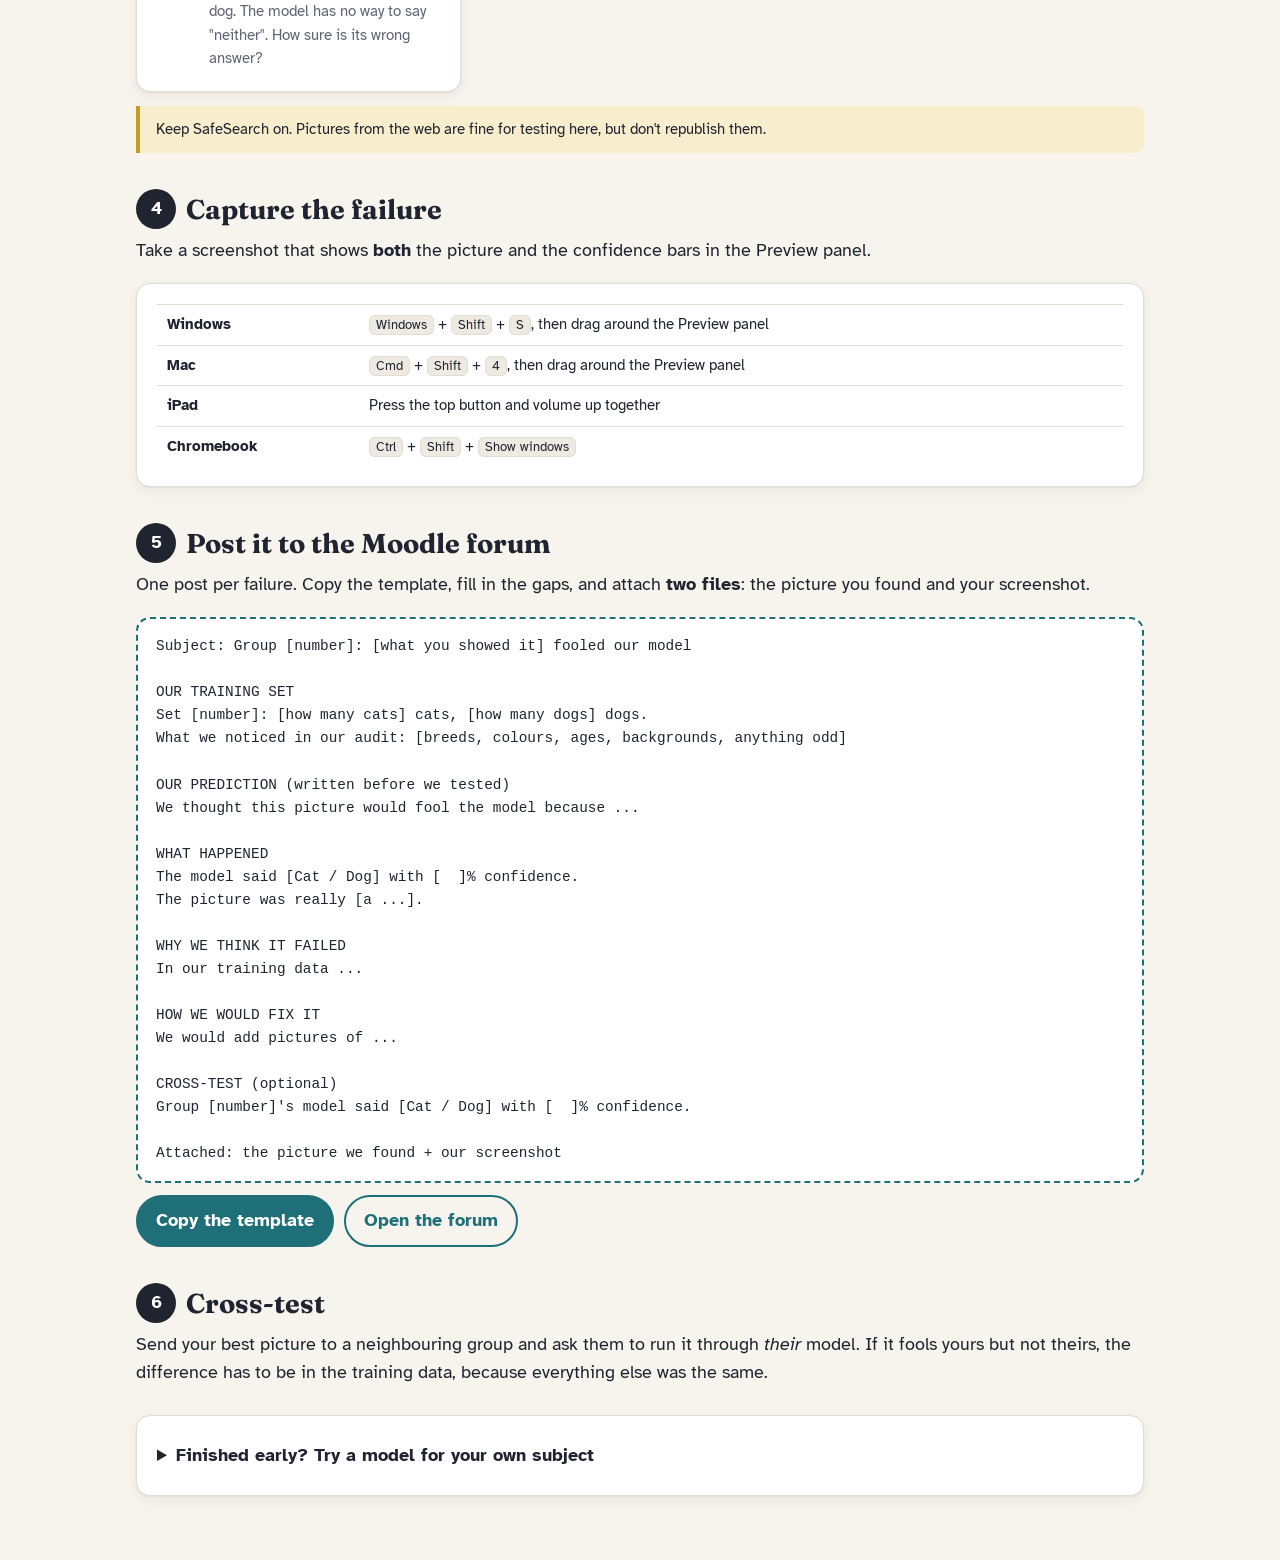
<file: teachable.html>
<!doctype html>
<html lang="en-GB">
<head>
<meta charset="utf-8">
<meta name="viewport" content="width=device-width, initial-scale=1">
<title>Train It, Break It</title>
<link rel="stylesheet" href="assets/style.css">
<script src="assets/config.js"></script>
<style>
  .chips { display: flex; flex-wrap: wrap; gap: 8px; margin: 8px 0 18px; }
  .chips button { min-height: 44px; padding: 6px 16px; border-radius: 999px; border: 2px solid var(--line); background: #fff; font: inherit; font-weight: 700; font-size: .92rem; cursor: pointer; color: var(--ink); }
  .chips button[aria-pressed="true"] { background: var(--ink); border-color: var(--ink); color: #fff; }
  .cards { display: grid; gap: 16px; grid-template-columns: repeat(auto-fill, minmax(300px, 1fr)); }
  .tm { background: var(--card); border: 1px solid var(--line); border-radius: var(--radius); box-shadow: var(--shadow); overflow: hidden; display: flex; flex-direction: column; }
  .tm header { padding: 14px 18px; color: #fff; }
  .tm header h3 { margin: 0 0 4px; color: #fff; }
  .tm header .type { font-size: .82rem; font-weight: 700; text-transform: uppercase; letter-spacing: .06em; opacity: .9; }
  .tm .body { padding: 16px 18px; font-size: .95rem; }
  .tm .body h4 { margin: 12px 0 4px; font-size: .82rem; text-transform: uppercase; letter-spacing: .06em; color: var(--muted); }
  .tm .body h4:first-child { margin-top: 0; }
  .tm .body ul { margin: 0; padding-left: 20px; }
  .tm .body p { margin: 0; }
  .t-image header { background: var(--accent); }
  .t-audio header { background: var(--coral); }
  .t-pose header { background: #6c449c; }
  .t-any header { background: var(--ink); }

  .phase { display: flex; align-items: center; gap: 10px; margin: 36px 0 8px; }
  .phase .num { width: 40px; height: 40px; border-radius: 50%; display: grid; place-items: center; background: var(--ink); color: #fff; font-weight: 700; flex: none; }
  .phase h2 { margin: 0; }
  .audit { display: grid; gap: 10px; grid-template-columns: repeat(auto-fill, minmax(230px, 1fr)); margin: 0; padding: 0; list-style: none; }
  .audit li { background: var(--card); border: 1px solid var(--line); border-radius: 12px; padding: 12px 14px; font-size: .95rem; }
  .audit li strong { display: block; }
  .idea { display: grid; grid-template-columns: 40px 1fr; gap: 12px; align-items: start; }
  .idea .ico { width: 40px; height: 40px; border-radius: 10px; display: grid; place-items: center; background: var(--coral-soft); color: var(--coral); font-weight: 700; }
  .idea h3 { margin-bottom: 2px; font-size: 1.05rem; }
  .idea p { margin: 0; color: var(--muted); font-size: .95rem; }
  .template {
    background: #fff; border: 2px dashed var(--accent); border-radius: var(--radius); padding: 16px 18px;
    font-family: ui-monospace, SFMono-Regular, Menlo, Consolas, monospace; font-size: .9rem; line-height: 1.6;
    white-space: pre-wrap; word-break: break-word; margin: 0;
  }
  table.keys { width: 100%; border-collapse: collapse; font-size: .95rem; }
  table.keys td { padding: 8px 10px; border-top: 1px solid var(--line); vertical-align: top; }
  table.keys td:first-child { font-weight: 700; white-space: nowrap; }
  kbd { font-family: inherit; font-size: .85em; background: #eeeae2; border: 1px solid var(--line); border-radius: 6px; padding: 1px 6px; }
  details.ext > summary { cursor: pointer; font-weight: 700; font-size: 1.1rem; padding: 6px 0; }
  #copied { margin-left: 10px; color: var(--good); font-weight: 700; }
</style>
</head>
<body>
<div class="topbar"><div class="wrap">
  <strong>AI for Secondary Teachers</strong><span class="sep">|</span>
  <a href="index.html">Session 1</a>
  <a href="sort.html">Rule or learned?</a>
  <a href="alien.html">Teach the Alien</a>
  <a href="teachable.html">Teachable Machine</a>
  <a href="robo.html">The Robo-Marker</a>
  <a href="chain.html">Word by word</a>
</div></div>

<main class="wrap">
  <header class="hero">
    <span class="kicker">Activity 4 &middot; hands on</span>
    <h1>Train it, then break it</h1>
    <p class="lead">Every group trains a cat or dog classifier, but no two groups get the same training pictures. Your job is to find out what your model really learned, then hunt the web for pictures that fool it. The best failure is not the funniest one. It is the one you predicted and can explain.</p>
  </header>

  <div class="phase"><span class="num">1</span><h2>Train your model</h2></div>
  <section class="card">
    <ol class="steps">
      <li>Download <strong>your group's picture set</strong> from Moodle (your set number is your group number) and unzip it. Inside are two folders: <strong>Cats</strong> and <strong>Dogs</strong>. On an iPad, tap the zip in the Files app to unzip it.
        <div class="btn-row" style="margin-top:8px"><a class="btn ghost" data-link="moodleImages" href="#">Picture sets on Moodle</a></div></li>
      <li>Open <a href="https://teachablemachine.withgoogle.com/train/image" target="_blank" rel="noopener">Teachable Machine</a> and start an <strong>Image project</strong> with the <strong>Standard image model</strong>.</li>
      <li>Rename Class 1 to <strong>Cat</strong> and Class 2 to <strong>Dog</strong>.</li>
      <li>In the Cat class, choose <strong>Upload</strong> and select every picture in the Cats folder. Do the same for Dogs. On a laptop you can drag the whole set of files in at once.</li>
      <li>Press <strong>Train Model</strong> and keep the tab open until it finishes. On a tablet this takes a little longer.</li>
    </ol>
    <p class="note teal" style="margin:8px 0 0">Training happens in your browser. Your pictures are not uploaded anywhere unless you choose to save the project to Google Drive.</p>
  </section>

  <div class="phase"><span class="num">2</span><h2>Audit your training data</h2></div>
  <p>Before you test anything, look through your own pictures as a group. A model can only learn from what it was shown, so its blind spots are in this list. Jot down what you notice.</p>
  <ul class="audit">
    <li><strong>How many?</strong>Are there about as many cats as dogs, or is one class much bigger?</li>
    <li><strong>Which breeds and colours?</strong>What kinds of cat and dog are there? Which are missing?</li>
    <li><strong>How old?</strong>Kittens and puppies, adults, or a mix?</li>
    <li><strong>Where?</strong>Indoors, outdoors, grass, sofas, plain backgrounds? Is one class always in the same kind of place?</li>
    <li><strong>How are they shown?</strong>Close-up faces, whole bodies, odd angles, with people?</li>
    <li><strong>Anything odd?</strong>Duplicates, blurry photos, a picture in the wrong folder?</li>
  </ul>

  <div class="phase"><span class="num">3</span><h2>Predict, then hunt</h2></div>
  <p>Choose a gap from your audit and write down <strong>which picture you think will fool the model, and why</strong>, before you search. Then find a picture on the web, save it, and test it: in the Preview panel, switch the input from <strong>Webcam</strong> to <strong>File</strong> and upload it.</p>
  <div class="grid grid-2">
    <div class="card idea"><div class="ico">1</div><div><h3>Something missing</h3><p>A breed, colour or age that is not in your set. A Siamese, a Sphynx, a Pomeranian, a kitten.</p></div></div>
    <div class="card idea"><div class="ico">2</div><div><h3>The wrong place</h3><p>If your cats were mostly indoors, try a cat in a garden. Does the background matter more than the animal?</p></div></div>
    <div class="card idea"><div class="ico">3</div><div><h3>A hard view</h3><p>From behind, from above, curled up asleep, half hidden under a blanket.</p></div></div>
    <div class="card idea"><div class="ico">4</div><div><h3>The impostor</h3><p>A fox, a lion, a cartoon cat, a toy dog. The model has no way to say "neither". How sure is its wrong answer?</p></div></div>
  </div>
  <p class="note" style="margin-top:14px">Keep SafeSearch on. Pictures from the web are fine for testing here, but don't republish them.</p>

  <div class="phase"><span class="num">4</span><h2>Capture the failure</h2></div>
  <p>Take a screenshot that shows <strong>both</strong> the picture and the confidence bars in the Preview panel.</p>
  <div class="card">
    <table class="keys">
      <tr><td>Windows</td><td><kbd>Windows</kbd> + <kbd>Shift</kbd> + <kbd>S</kbd>, then drag around the Preview panel</td></tr>
      <tr><td>Mac</td><td><kbd>Cmd</kbd> + <kbd>Shift</kbd> + <kbd>4</kbd>, then drag around the Preview panel</td></tr>
      <tr><td>iPad</td><td>Press the top button and volume up together</td></tr>
      <tr><td>Chromebook</td><td><kbd>Ctrl</kbd> + <kbd>Shift</kbd> + <kbd>Show windows</kbd></td></tr>
    </table>
  </div>

  <div class="phase"><span class="num">5</span><h2>Post it to the Moodle forum</h2></div>
  <p>One post per failure. Copy the template, fill in the gaps, and attach <strong>two files</strong>: the picture you found and your screenshot.</p>
  <pre class="template" id="tpl">Subject: Group [number]: [what you showed it] fooled our model

OUR TRAINING SET
Set [number]: [how many cats] cats, [how many dogs] dogs.
What we noticed in our audit: [breeds, colours, ages, backgrounds, anything odd]

OUR PREDICTION (written before we tested)
We thought this picture would fool the model because ...

WHAT HAPPENED
The model said [Cat / Dog] with [  ]% confidence.
The picture was really [a ...].

WHY WE THINK IT FAILED
In our training data ...

HOW WE WOULD FIX IT
We would add pictures of ...

CROSS-TEST (optional)
Group [number]'s model said [Cat / Dog] with [  ]% confidence.

Attached: the picture we found + our screenshot</pre>
  <div class="btn-row">
    <button class="btn" type="button" id="copy">Copy the template</button>
    <a class="btn ghost" data-link="moodleForum" href="#">Open the forum</a>
    <span id="copied" aria-live="polite"></span>
  </div>

  <div class="phase"><span class="num">6</span><h2>Cross-test</h2></div>
  <p>Send your best picture to a neighbouring group and ask them to run it through <em>their</em> model. If it fools yours but not theirs, the difference has to be in the training data, because everything else was the same.</p>

  <div class="card" style="margin-top:28px">
    <details class="ext">
      <summary>Finished early? Try a model for your own subject</summary>
      <p style="margin-top:10px">Build a second model with the webcam or microphone. Pick a card, collect your own examples, and try to break it in the same way.</p>
      <div class="chips" id="chips" role="group" aria-label="Filter by subject"></div>
      <div class="cards" id="cards"></div>
    </details>
  </div>
</main>

<script>
document.getElementById("copy").addEventListener("click", function () {
  var text = document.getElementById("tpl").textContent, msg = document.getElementById("copied");
  function done() { msg.textContent = "Copied"; setTimeout(function () { msg.textContent = ""; }, 2500); }
  function fallback() {
    var r = document.createRange(); r.selectNodeContents(document.getElementById("tpl"));
    var s = window.getSelection(); s.removeAllRanges(); s.addRange(r);
    try { document.execCommand("copy"); done(); } catch (e) { msg.textContent = "Selected: copy it now"; }
  }
  if (navigator.clipboard && window.isSecureContext) navigator.clipboard.writeText(text).then(done, fallback);
  else fallback();
});
</script>
<script>
var CARDS = [
  { s: "Science", t: "image", title: "Lab equipment",
    classes: "Beaker, conical flask, measuring cylinder. No equipment to hand? Use three things from your bag, such as a pen, a phone charger and keys.",
    collect: "About 40 to 60 images per class. Turn each object, move it closer and further, and use more than one of each if you can.",
    breakit: ["Half fill one with water.", "Lay it on its side.", "Show only part of it at the edge of the frame."],
    think: "Would a Year 7 class learn more from building this model or from using one that already works?" },
  { s: "Geography", t: "image", title: "Cloud types",
    classes: "Cumulus, stratus, cirrus. Search for photos on a phone and hold the screen up to the camera.",
    collect: "Use several different photos for each class, not one photo from many angles.",
    breakit: ["Show a cumulonimbus, a type it never saw.", "Show a cloud photo in black and white.", "Tilt the phone so the screen glares."],
    think: "How many photos is the model really learning from, and how many is it learning about the screen?" },
  { s: "Maltese and languages", t: "audio", title: "Words that sound alike",
    classes: "Background Noise (Teachable Machine adds this for you), then two similar words, for example qalb and kalb in Maltese, palla and pala in Italian, or dessus and dessous in French.",
    collect: "Record the background noise sample first. Then at least 8 samples of each word, ideally from two or three people.",
    breakit: ["Test with a voice that did not record any samples.", "Whisper, or speak very fast.", "Test with background chatter from the next group."],
    think: "Voice tools often work less well for Maltese and for some accents. Why might that be, given what you have seen today?" },
  { s: "PE", t: "pose", title: "Movement check",
    classes: "Standing, squat, lunge.",
    collect: "Put the laptop on a desk and stand two or three metres back so your whole body is in frame. Collect 30 or more poses per class.",
    breakit: ["Test with someone taller or shorter.", "Turn side-on to the camera.", "Do a half squat. Which class does it choose?"],
    think: "If a tool like this marked pupils' technique, who would it be least fair to?" },
  { s: "Maths", t: "image", title: "Shape spotter",
    classes: "Triangle, quadrilateral, circle. Draw them large on a tablet drawing app or a mini whiteboard.",
    collect: "Draw each shape several times in different sizes and positions.",
    breakit: ["Draw a very thin triangle.", "Rotate a square by 45 degrees.", "Draw a pentagon, which belongs to no class."],
    think: "A person can tell you why it is a triangle. What is the model using to decide?" },
  { s: "Business and economics", t: "image", title: "Coin sorter",
    classes: "10c, 20c and 50c euro coins, which are close in colour and size.",
    collect: "Use the Maltese side of several coins, at different angles.",
    breakit: ["Flip to the common side with the map.", "Show the national side from another country.", "Show a 1 euro coin."],
    think: "A model trained only on Maltese coins meets a coin from Italy. What does that tell you about training data from one place?" },
  { s: "Art and design", t: "image", title: "Line or colour",
    classes: "Line drawing, coloured painting. Make a few quick ones on a tablet or find examples online.",
    collect: "Use as many different pictures as you can, not one picture from many angles.",
    breakit: ["Show a line drawing done in bright colours.", "Show a photograph.", "Show a black and white painting."],
    think: "Who decided where the line between the two classes sits, and would another artist agree?" },
  { s: "Computing", t: "image", title: "Gesture controller",
    classes: "Thumbs up, thumbs down, open palm.",
    collect: "One person collects 40 or more images per class. Models like this can be exported and used to control games, including in Scratch.",
    breakit: ["Use the other hand.", "Test with every member of the group in turn.", "Wear a glove or hold something."],
    think: "If this controlled a game in class, which pupils might find it does not respond to them?" },
  { s: "Any subject", t: "any", title: "Your own idea",
    classes: "Two or three classes from something you teach. Keep them visual, audible or physical.",
    collect: "Aim for variety in every class: different people, angles and backgrounds.",
    breakit: ["Use the four hunting ideas above.", "Find the input that gives the most confident wrong answer."],
    think: "Would building this model teach your pupils anything about your subject, or only about AI?" }
];
var TYPE = { image: "Image project", audio: "Audio project", pose: "Pose project", any: "Image, audio or pose" };
var chips = document.getElementById("chips"), cards = document.getElementById("cards");
var subjects = ["All"].concat(CARDS.map(function (c) { return c.s; }));
subjects.forEach(function (s, i) {
  var b = document.createElement("button");
  b.type = "button"; b.textContent = s; b.setAttribute("aria-pressed", i === 0 ? "true" : "false");
  b.addEventListener("click", function () {
    chips.querySelectorAll("button").forEach(function (x) { x.setAttribute("aria-pressed", x === b ? "true" : "false"); });
    draw(s);
  });
  chips.appendChild(b);
});
function draw(filter) {
  cards.innerHTML = "";
  CARDS.filter(function (c) { return filter === "All" || c.s === filter; }).forEach(function (c) {
    var a = document.createElement("article");
    a.className = "tm t-" + c.t;
    a.innerHTML =
      '<header><div class="type">' + c.s + ' &middot; ' + TYPE[c.t] + '</div><h3>' + c.title + '</h3></header>' +
      '<div class="body">' +
        '<h4>Classes</h4><p>' + c.classes + '</p>' +
        '<h4>Collect</h4><p>' + c.collect + '</p>' +
        '<h4>Subject-specific ways to break it</h4><ul>' + c.breakit.map(function (x) { return "<li>" + x + "</li>"; }).join("") + '</ul>' +
        '<h4>Think about</h4><p>' + c.think + '</p>' +
      '</div>';
    cards.appendChild(a);
  });
}
draw("All");
</script>
</body>
</html>
</file>
<file: assets/style.css>
@import url('https://fonts.googleapis.com/css2?family=Atkinson+Hyperlegible:ital,wght@0,400;0,700;1,400&family=Fraunces:opsz,wght@9..144,600;9..144,700&display=swap');

:root {
  --bg: #f7f4ee;
  --card: #ffffff;
  --ink: #1f2430;
  --muted: #5d6474;
  --line: #e2ddd2;
  --accent: #1f6f78;
  --accent-soft: #dcefef;
  --coral: #d9583b;
  --coral-soft: #fbe3dc;
  --gold: #c99a1c;
  --gold-soft: #f8edcc;
  --good: #2e7d4f;
  --good-soft: #dff1e5;
  --bad: #b23a3a;
  --bad-soft: #f7dede;
  --radius: 14px;
  --shadow: 0 1px 2px rgba(31,36,48,.06), 0 4px 14px rgba(31,36,48,.06);
}

* { box-sizing: border-box; }
html { -webkit-text-size-adjust: 100%; }
body {
  margin: 0;
  background: var(--bg);
  color: var(--ink);
  font-family: 'Atkinson Hyperlegible', system-ui, sans-serif;
  font-size: 18px;
  line-height: 1.55;
}
a { color: var(--accent); }
h1, h2, h3 { font-family: 'Fraunces', Georgia, serif; line-height: 1.2; margin: 0 0 .5em; }
h1 { font-size: clamp(1.8rem, 4vw, 2.6rem); }
h2 { font-size: clamp(1.35rem, 3vw, 1.7rem); margin-top: 1.6em; }
h3 { font-size: 1.15rem; }
p { margin: 0 0 1em; }

.wrap { max-width: 1040px; margin: 0 auto; padding: 0 16px 64px; }

.topbar {
  background: var(--ink);
  color: #fff;
  padding: 10px 16px;
  font-size: .9rem;
}
.topbar .wrap { padding-bottom: 0; display: flex; gap: 12px; align-items: center; flex-wrap: wrap; }
.topbar a { color: #fff; text-decoration: none; opacity: .85; }
.topbar a:hover { opacity: 1; text-decoration: underline; }
.topbar .sep { opacity: .4; }

.hero { padding: 36px 0 12px; }
.kicker {
  display: inline-block;
  font-size: .8rem;
  letter-spacing: .08em;
  text-transform: uppercase;
  font-weight: 700;
  color: var(--accent);
  margin-bottom: 8px;
}
.lead { font-size: 1.12rem; color: var(--muted); max-width: 46em; }

.card {
  background: var(--card);
  border: 1px solid var(--line);
  border-radius: var(--radius);
  box-shadow: var(--shadow);
  padding: 20px;
}
.stack > * + * { margin-top: 16px; }

.grid { display: grid; gap: 16px; }
.grid-2 { grid-template-columns: repeat(auto-fit, minmax(280px, 1fr)); }
.grid-3 { grid-template-columns: repeat(auto-fit, minmax(240px, 1fr)); }

.btn {
  display: inline-flex; align-items: center; justify-content: center; gap: 8px;
  min-height: 48px;
  padding: 10px 18px;
  border-radius: 999px;
  border: 2px solid var(--accent);
  background: var(--accent);
  color: #fff;
  font: inherit; font-weight: 700;
  text-decoration: none;
  cursor: pointer;
  touch-action: manipulation;
}
.btn:hover { filter: brightness(1.08); }
.btn.ghost { background: transparent; color: var(--accent); }
.btn.coral { background: var(--coral); border-color: var(--coral); }
.btn[disabled], .btn.disabled { opacity: .45; cursor: not-allowed; pointer-events: none; }
.btn-row { display: flex; flex-wrap: wrap; gap: 10px; margin-top: 12px; }

.note {
  border-left: 4px solid var(--gold);
  background: var(--gold-soft);
  padding: 12px 16px;
  border-radius: 0 10px 10px 0;
  font-size: .95rem;
}
.note.teal { border-color: var(--accent); background: var(--accent-soft); }

.pill {
  display: inline-block; font-size: .78rem; font-weight: 700;
  padding: 3px 10px; border-radius: 999px;
  background: var(--accent-soft); color: var(--accent);
}
.pill.coral { background: var(--coral-soft); color: var(--coral); }
.pill.gold { background: var(--gold-soft); color: #8a6a10; }
.pill.grey { background: #eceae4; color: var(--muted); }

/* Agenda */
.agenda { list-style: none; padding: 0; margin: 0; }
.agenda li {
  display: grid; grid-template-columns: 88px 1fr; gap: 14px;
  padding: 16px 0; border-top: 1px solid var(--line);
}
.agenda li:first-child { border-top: 0; }
.agenda .time { font-weight: 700; color: var(--muted); font-variant-numeric: tabular-nums; }
.agenda .what h3 { margin-bottom: 4px; }
.agenda .what p { margin: 0 0 6px; color: var(--muted); font-size: .97rem; }
.agenda li.break .what h3 { color: var(--muted); }
@media (max-width: 520px) {
  .agenda li { grid-template-columns: 1fr; gap: 2px; }
}

/* Steps */
.steps { counter-reset: s; list-style: none; padding: 0; margin: 0; }
.steps li { counter-increment: s; position: relative; padding: 0 0 12px 46px; }
.steps li::before {
  content: counter(s);
  position: absolute; left: 0; top: -2px;
  width: 32px; height: 32px; border-radius: 50%;
  background: var(--accent); color: #fff; font-weight: 700;
  display: grid; place-items: center; font-size: .95rem;
}

.footer { margin-top: 48px; font-size: .85rem; color: var(--muted); }

:focus-visible { outline: 3px solid var(--coral); outline-offset: 2px; }

@media print {
  .topbar, .btn-row, .no-print { display: none !important; }
  body { background: #fff; }
}
</file>
